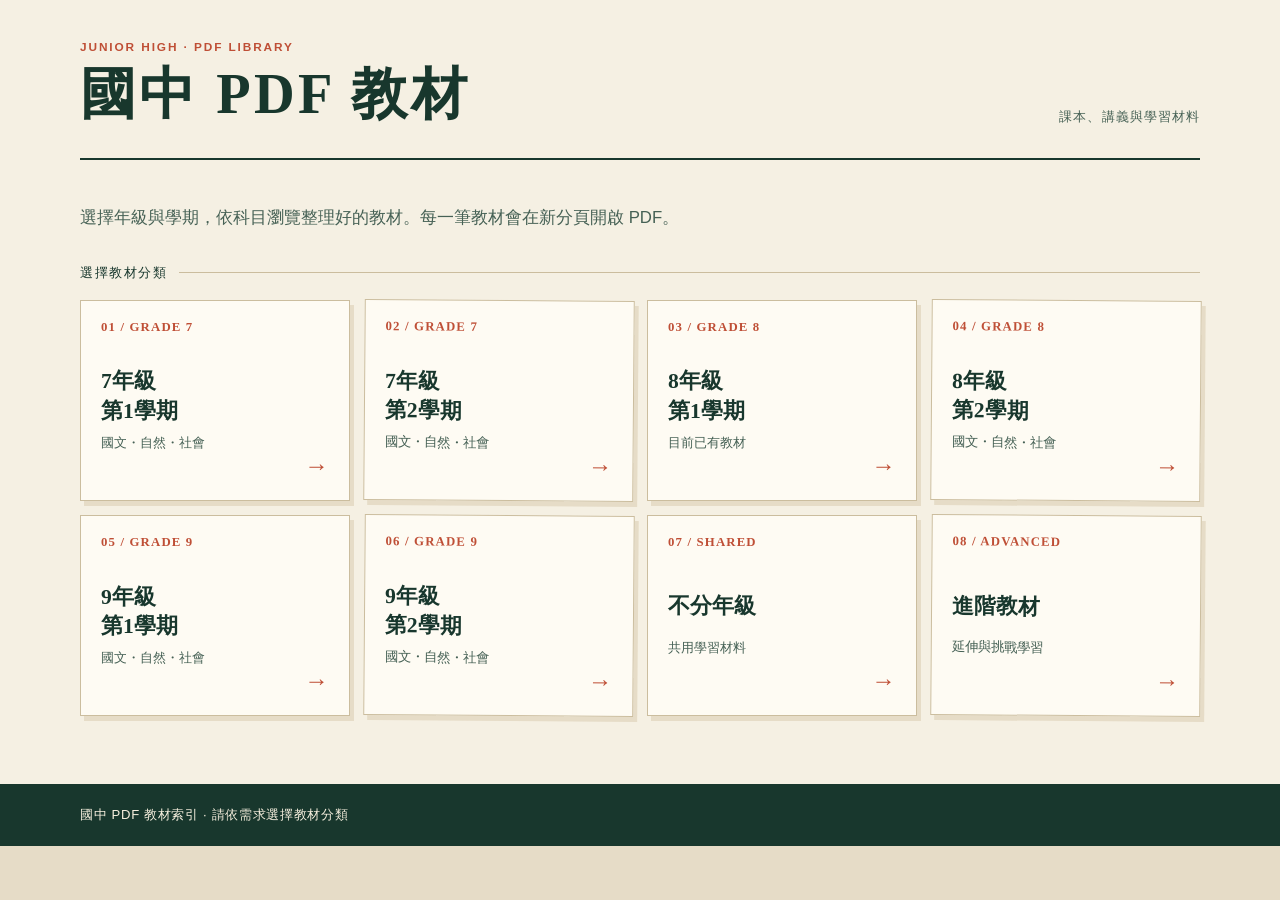
<file: index.html>
<!doctype html>
<html lang="zh-Hant">
<head>
  <meta charset="utf-8">
  <meta name="viewport" content="width=device-width, initial-scale=1">
  <title>國中PDF教材</title>
  <link rel="stylesheet" href="styles.css">
</head>
<body>
  <header class="site-header">
    <div><p class="eyebrow">JUNIOR HIGH · PDF LIBRARY</p><h1>國中 PDF 教材</h1></div>
    <span class="header-mark">課本、講義與學習材料</span>
  </header>
  <main>
    <p class="intro">選擇年級與學期，依科目瀏覽整理好的教材。每一筆教材會在新分頁開啟 PDF。</p>
    <p class="section-label">選擇教材分類</p>
    <section class="term-grid" aria-label="教材分類">
      <a class="term-card" href="grade7-sem1.html"><span class="card-number">01 / GRADE 7</span><h2>7年級<br>第1學期</h2><p class="card-note">國文・自然・社會</p><span class="arrow">→</span></a>
      <a class="term-card" href="grade7-sem2.html"><span class="card-number">02 / GRADE 7</span><h2>7年級<br>第2學期</h2><p class="card-note">國文・自然・社會</p><span class="arrow">→</span></a>
      <a class="term-card" href="grade8-sem1.html"><span class="card-number">03 / GRADE 8</span><h2>8年級<br>第1學期</h2><p class="card-note">目前已有教材</p><span class="arrow">→</span></a>
      <a class="term-card" href="grade8-sem2.html"><span class="card-number">04 / GRADE 8</span><h2>8年級<br>第2學期</h2><p class="card-note">國文・自然・社會</p><span class="arrow">→</span></a>
      <a class="term-card" href="grade9-sem1.html"><span class="card-number">05 / GRADE 9</span><h2>9年級<br>第1學期</h2><p class="card-note">國文・自然・社會</p><span class="arrow">→</span></a>
      <a class="term-card" href="grade9-sem2.html"><span class="card-number">06 / GRADE 9</span><h2>9年級<br>第2學期</h2><p class="card-note">國文・自然・社會</p><span class="arrow">→</span></a>
      <a class="term-card" href="all-grades.html"><span class="card-number">07 / SHARED</span><h2>不分年級</h2><p class="card-note">共用學習材料</p><span class="arrow">→</span></a>
      <a class="term-card" href="advanced.html"><span class="card-number">08 / ADVANCED</span><h2>進階教材</h2><p class="card-note">延伸與挑戰學習</p><span class="arrow">→</span></a>
    </section>
  </main>
  <footer class="site-footer">國中 PDF 教材索引 · 請依需求選擇教材分類</footer>
</body>
</html>
</file>
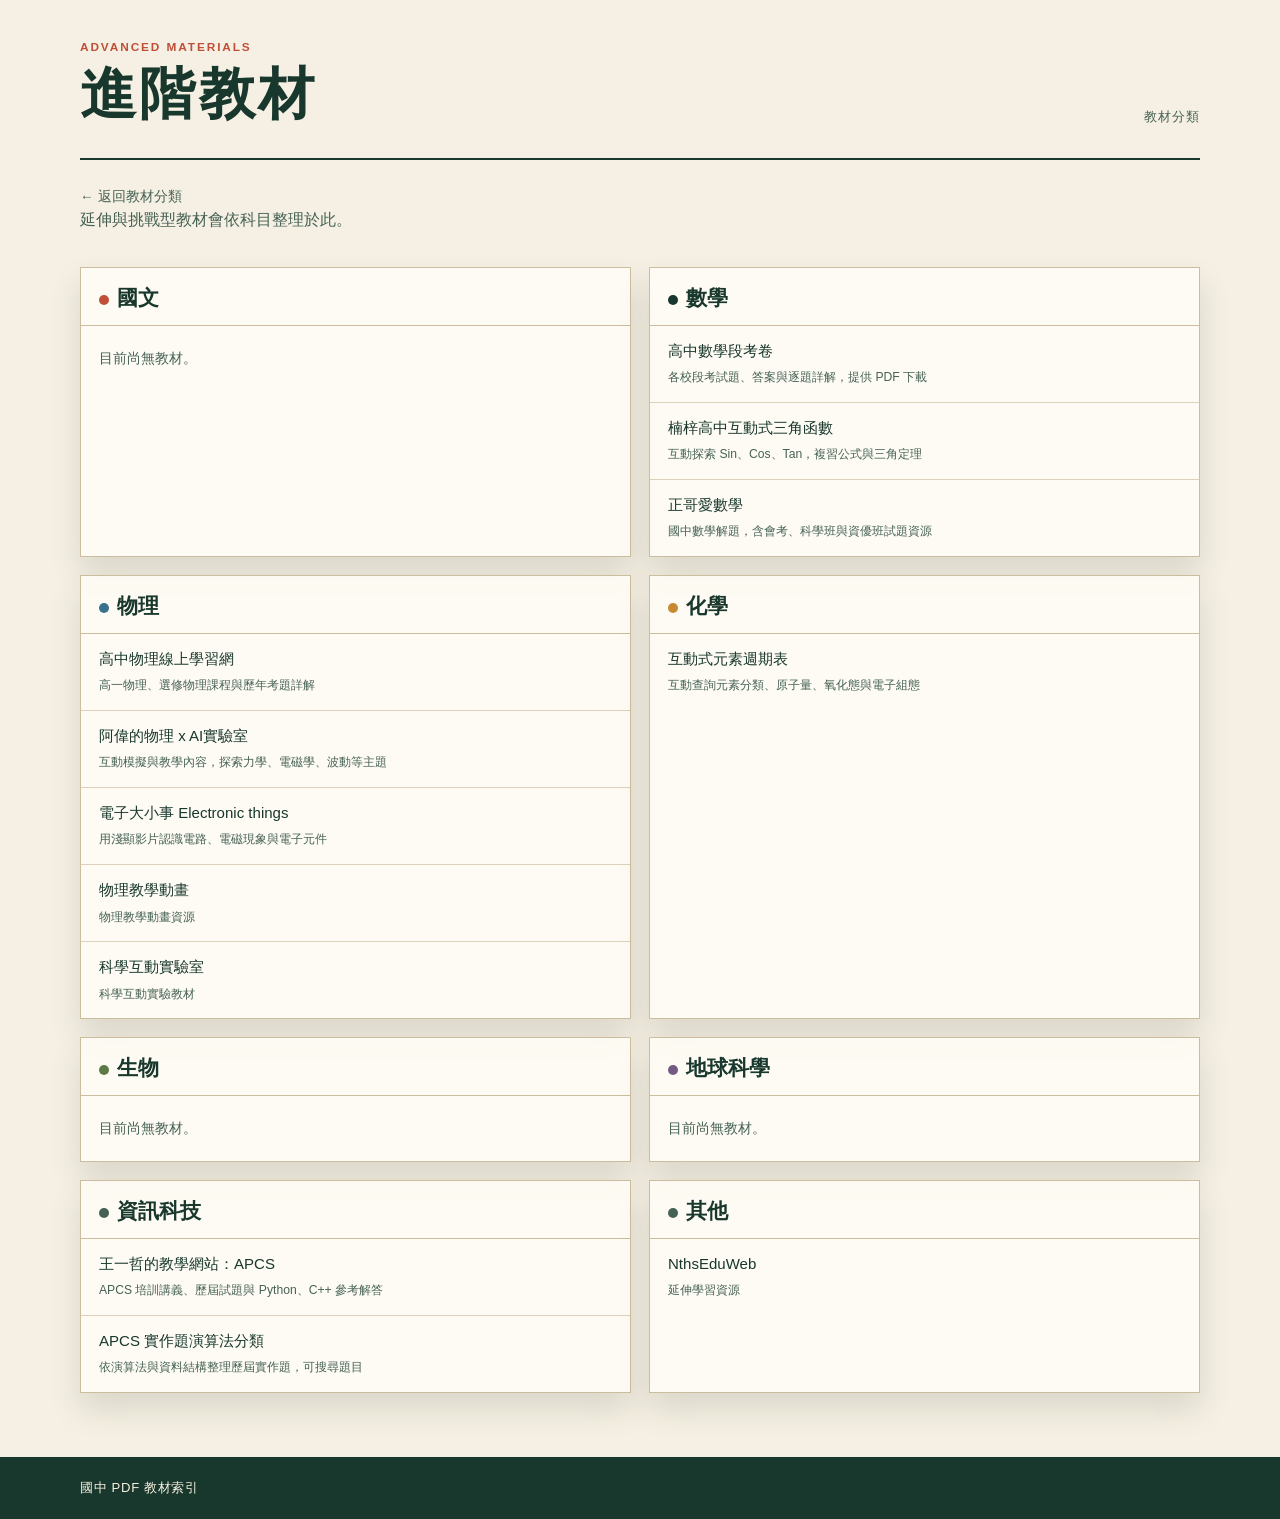
<file: advanced.html>
<!doctype html>
<html lang="zh-Hant"><head><meta charset="utf-8"><meta name="viewport" content="width=device-width, initial-scale=1"><title>進階教材｜國中PDF教材</title><link rel="stylesheet" href="styles.css"></head><body><header class="site-header"><div><p class="eyebrow">ADVANCED MATERIALS</p><h1>進階教材</h1></div><span class="header-mark">教材分類</span></header><main><a class="crumb" href="index.html">← 返回教材分類</a><p class="term-description">延伸與挑戰型教材會依科目整理於此。</p><section class="subject-grid"><article class="subject chinese"><div class="subject-head"><h2><span class="tag"></span>國文</h2></div><p class="empty">目前尚無教材。</p></article><article class="subject math"><div class="subject-head"><h2><span class="tag"></span>數學</h2></div><ul class="document-list"><li><a href="https://www.royalblue-education.com/school-exams" target="_blank" rel="noopener noreferrer"><span class="file-label">高中數學段考卷</span><span class="file-meta">各校段考試題、答案與逐題詳解，提供 PDF 下載</span></a></li><li><a href="https://imkait.github.io/Trigono/" target="_blank" rel="noopener noreferrer"><span class="file-label">楠梓高中互動式三角函數</span><span class="file-meta">互動探索 Sin、Cos、Tan，複習公式與三角定理</span></a></li><li><a href="https://sites.google.com/chjs.ntpc.edu.tw/carlovemath/%E9%A6%96%E9%A0%81?authuser=0" target="_blank" rel="noopener noreferrer"><span class="file-label">正哥愛數學</span><span class="file-meta">國中數學解題，含會考、科學班與資優班試題資源</span></a></li></ul></article><article class="subject physics"><div class="subject-head"><h2><span class="tag"></span>物理</h2></div><ul class="document-list"><li><a href="https://sites.google.com/site/phyelearning/" target="_blank" rel="noopener noreferrer"><span class="file-label">高中物理線上學習網</span><span class="file-meta">高一物理、選修物理課程與歷年考題詳解</span></a></li><li><a href="https://aweilab.com/" target="_blank" rel="noopener noreferrer"><span class="file-label">阿偉的物理 x AI實驗室</span><span class="file-meta">互動模擬與教學內容，探索力學、電磁學、波動等主題</span></a></li><li><a href="https://www.youtube.com/@ElectronicthingsET" target="_blank" rel="noopener noreferrer"><span class="file-label">電子大小事 Electronic things</span><span class="file-meta">用淺顯影片認識電路、電磁現象與電子元件</span></a></li><li><a href="https://www.haha90.url.tw/content/TeachAnime/allTeachinfAnimation/honor/honor.html" target="_blank" rel="noopener noreferrer"><span class="file-label">物理教學動畫</span><span class="file-meta">物理教學動畫資源</span></a></li><li><a href="https://claude.ai/artifact/NQHuovWcfnT7dYycfuuTie" target="_blank" rel="noopener noreferrer"><span class="file-label">科學互動實驗室</span><span class="file-meta">科學互動實驗教材</span></a></li></ul></article><article class="subject chemistry"><div class="subject-head"><h2><span class="tag"></span>化學</h2></div><ul class="document-list"><li><a href="https://imkait.github.io/Elements/" target="_blank" rel="noopener noreferrer"><span class="file-label">互動式元素週期表</span><span class="file-meta">互動查詢元素分類、原子量、氧化態與電子組態</span></a></li></ul></article><article class="subject biology"><div class="subject-head"><h2><span class="tag"></span>生物</h2></div><p class="empty">目前尚無教材。</p></article><article class="subject earth-science"><div class="subject-head"><h2><span class="tag"></span>地球科學</h2></div><p class="empty">目前尚無教材。</p></article><article class="subject information-technology"><div class="subject-head"><h2><span class="tag" style="background: var(--ink-soft)"></span>資訊科技</h2></div><ul class="document-list"><li><a href="https://sites.google.com/view/yizhe/%E8%AA%B2%E7%A8%8B/apcs" target="_blank" rel="noopener noreferrer"><span class="file-label">王一哲的教學網站：APCS</span><span class="file-meta">APCS 培訓講義、歷屆試題與 Python、C++ 參考解答</span></a></li><li><a href="apcs-classification.html"><span class="file-label">APCS 實作題演算法分類</span><span class="file-meta">依演算法與資料結構整理歷屆實作題，可搜尋題目</span></a></li></ul></article><article class="subject other"><div class="subject-head"><h2><span class="tag" style="background: var(--ink-soft)"></span>其他</h2></div><ul class="document-list"><li><a href="https://imkait.github.io/NthsEduWeb/" target="_blank" rel="noopener noreferrer"><span class="file-label">NthsEduWeb</span><span class="file-meta">延伸學習資源</span></a></li></ul></article></section></main><footer class="site-footer">國中 PDF 教材索引</footer></body></html>
</file>
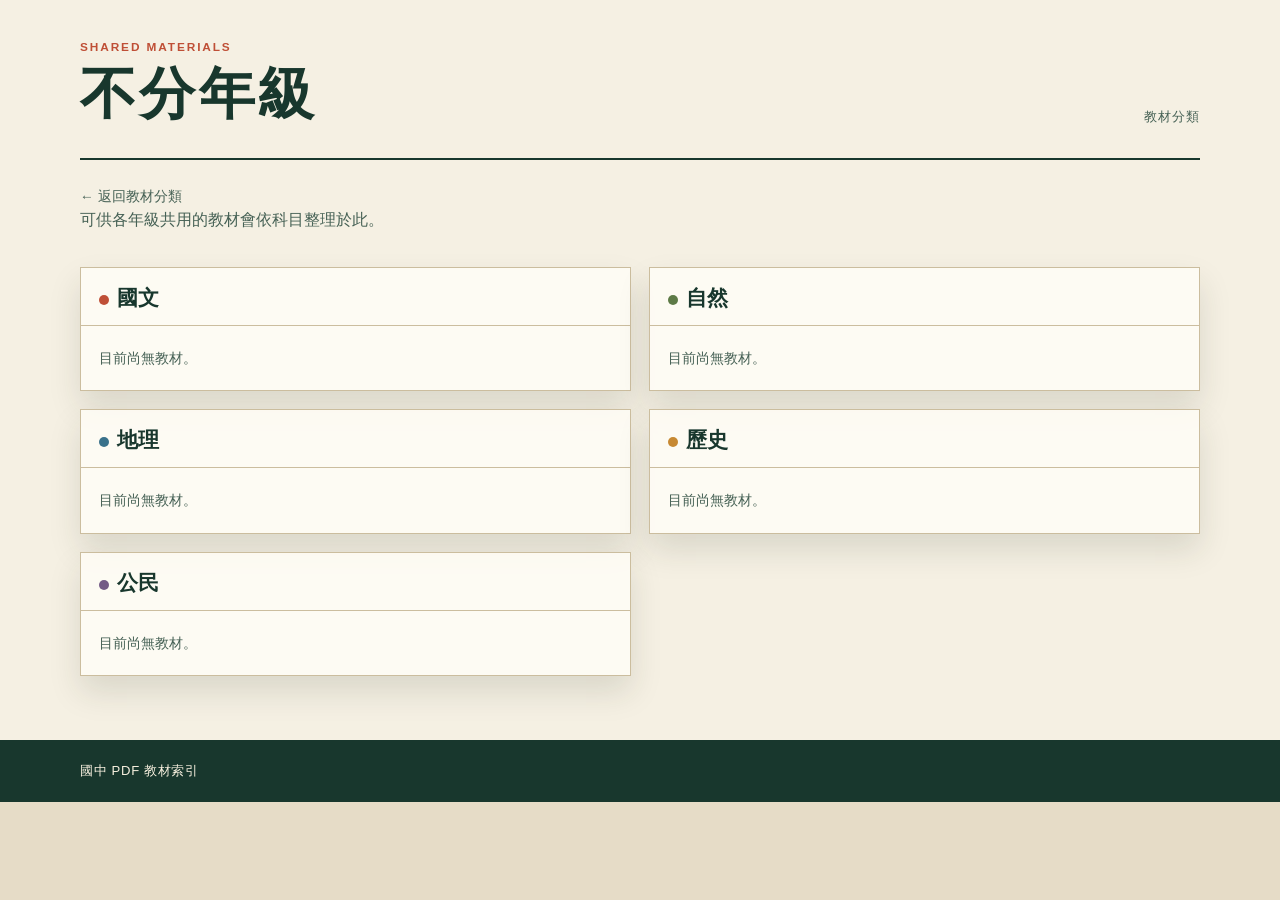
<file: all-grades.html>
<!doctype html>
<html lang="zh-Hant"><head><meta charset="utf-8"><meta name="viewport" content="width=device-width, initial-scale=1"><title>不分年級｜國中PDF教材</title><link rel="stylesheet" href="styles.css"></head><body><header class="site-header"><div><p class="eyebrow">SHARED MATERIALS</p><h1>不分年級</h1></div><span class="header-mark">教材分類</span></header><main><a class="crumb" href="index.html">← 返回教材分類</a><p class="term-description">可供各年級共用的教材會依科目整理於此。</p><section class="subject-grid"><article class="subject chinese"><div class="subject-head"><h2><span class="tag"></span>國文</h2></div><p class="empty">目前尚無教材。</p></article><article class="subject science"><div class="subject-head"><h2><span class="tag"></span>自然</h2></div><p class="empty">目前尚無教材。</p></article><article class="subject geography"><div class="subject-head"><h2><span class="tag"></span>地理</h2></div><p class="empty">目前尚無教材。</p></article><article class="subject history"><div class="subject-head"><h2><span class="tag"></span>歷史</h2></div><p class="empty">目前尚無教材。</p></article><article class="subject civics"><div class="subject-head"><h2><span class="tag"></span>公民</h2></div><p class="empty">目前尚無教材。</p></article></section></main><footer class="site-footer">國中 PDF 教材索引</footer></body></html>
</file>
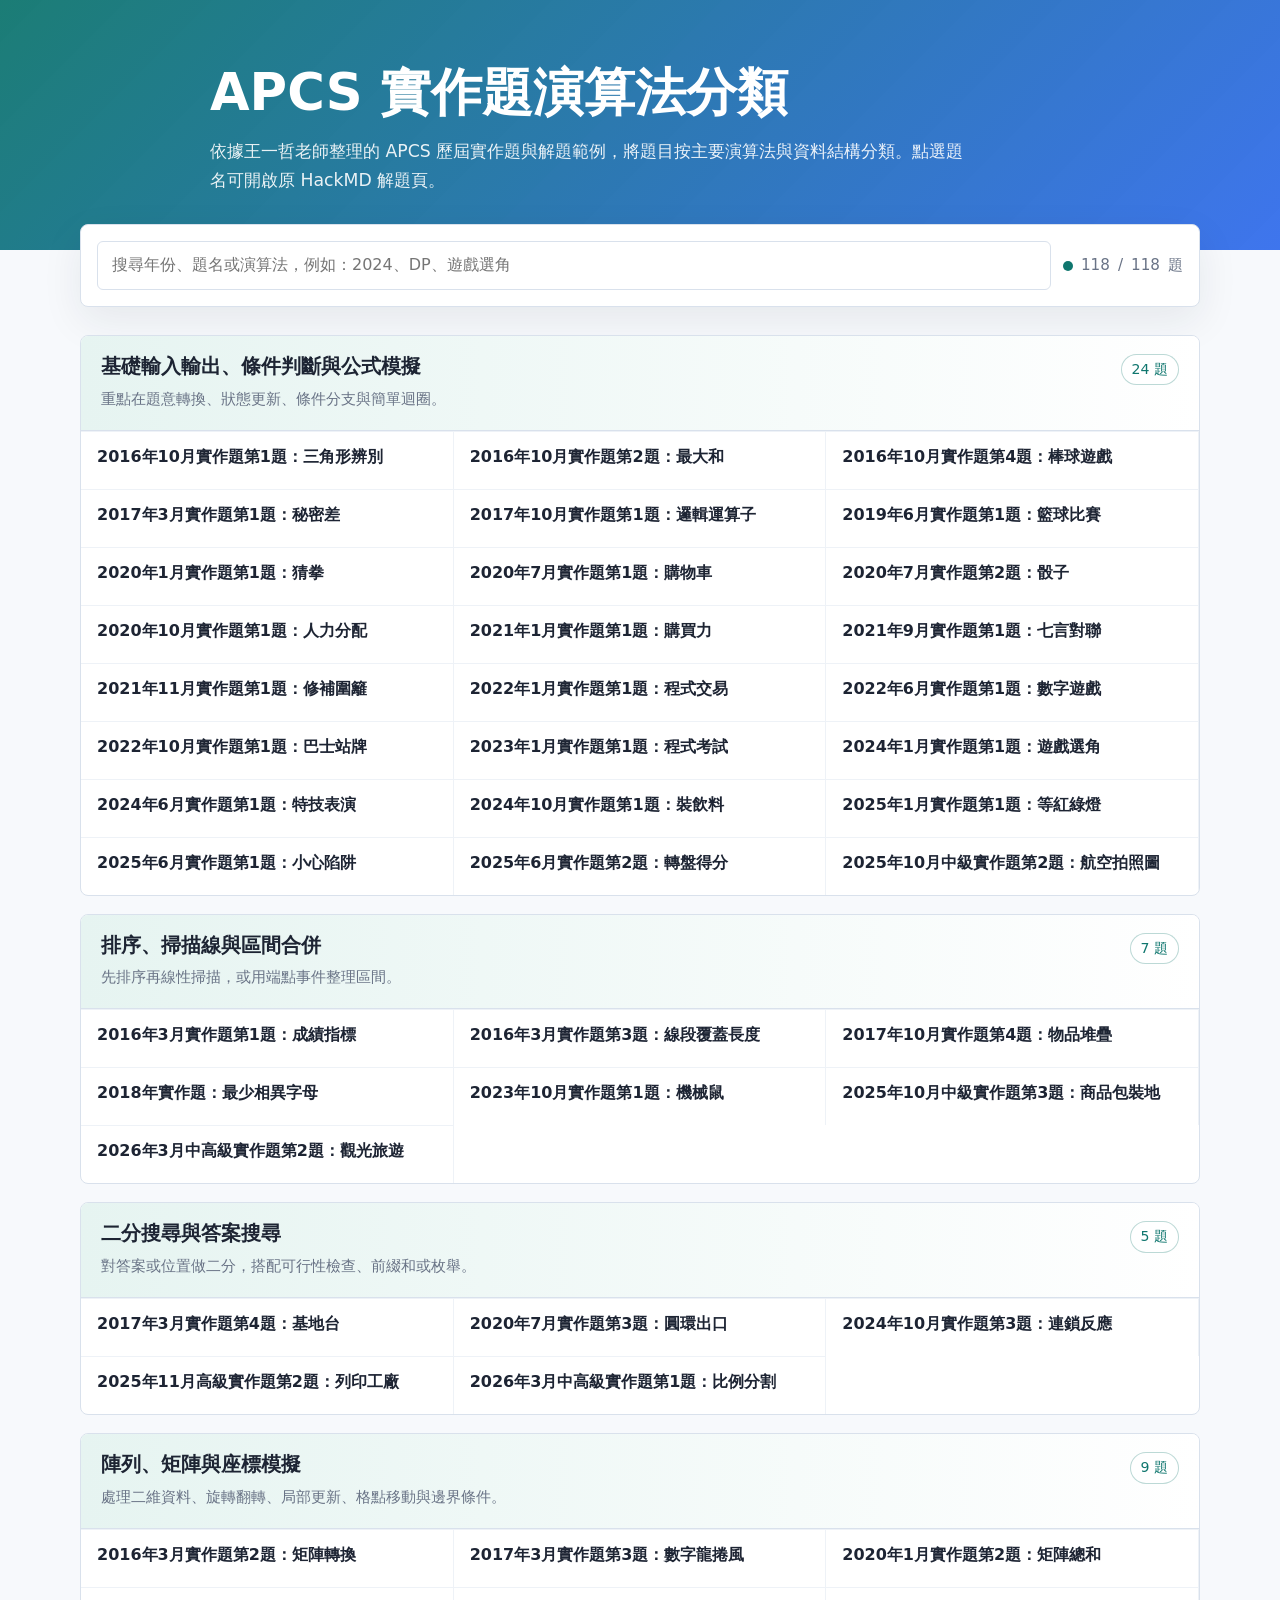
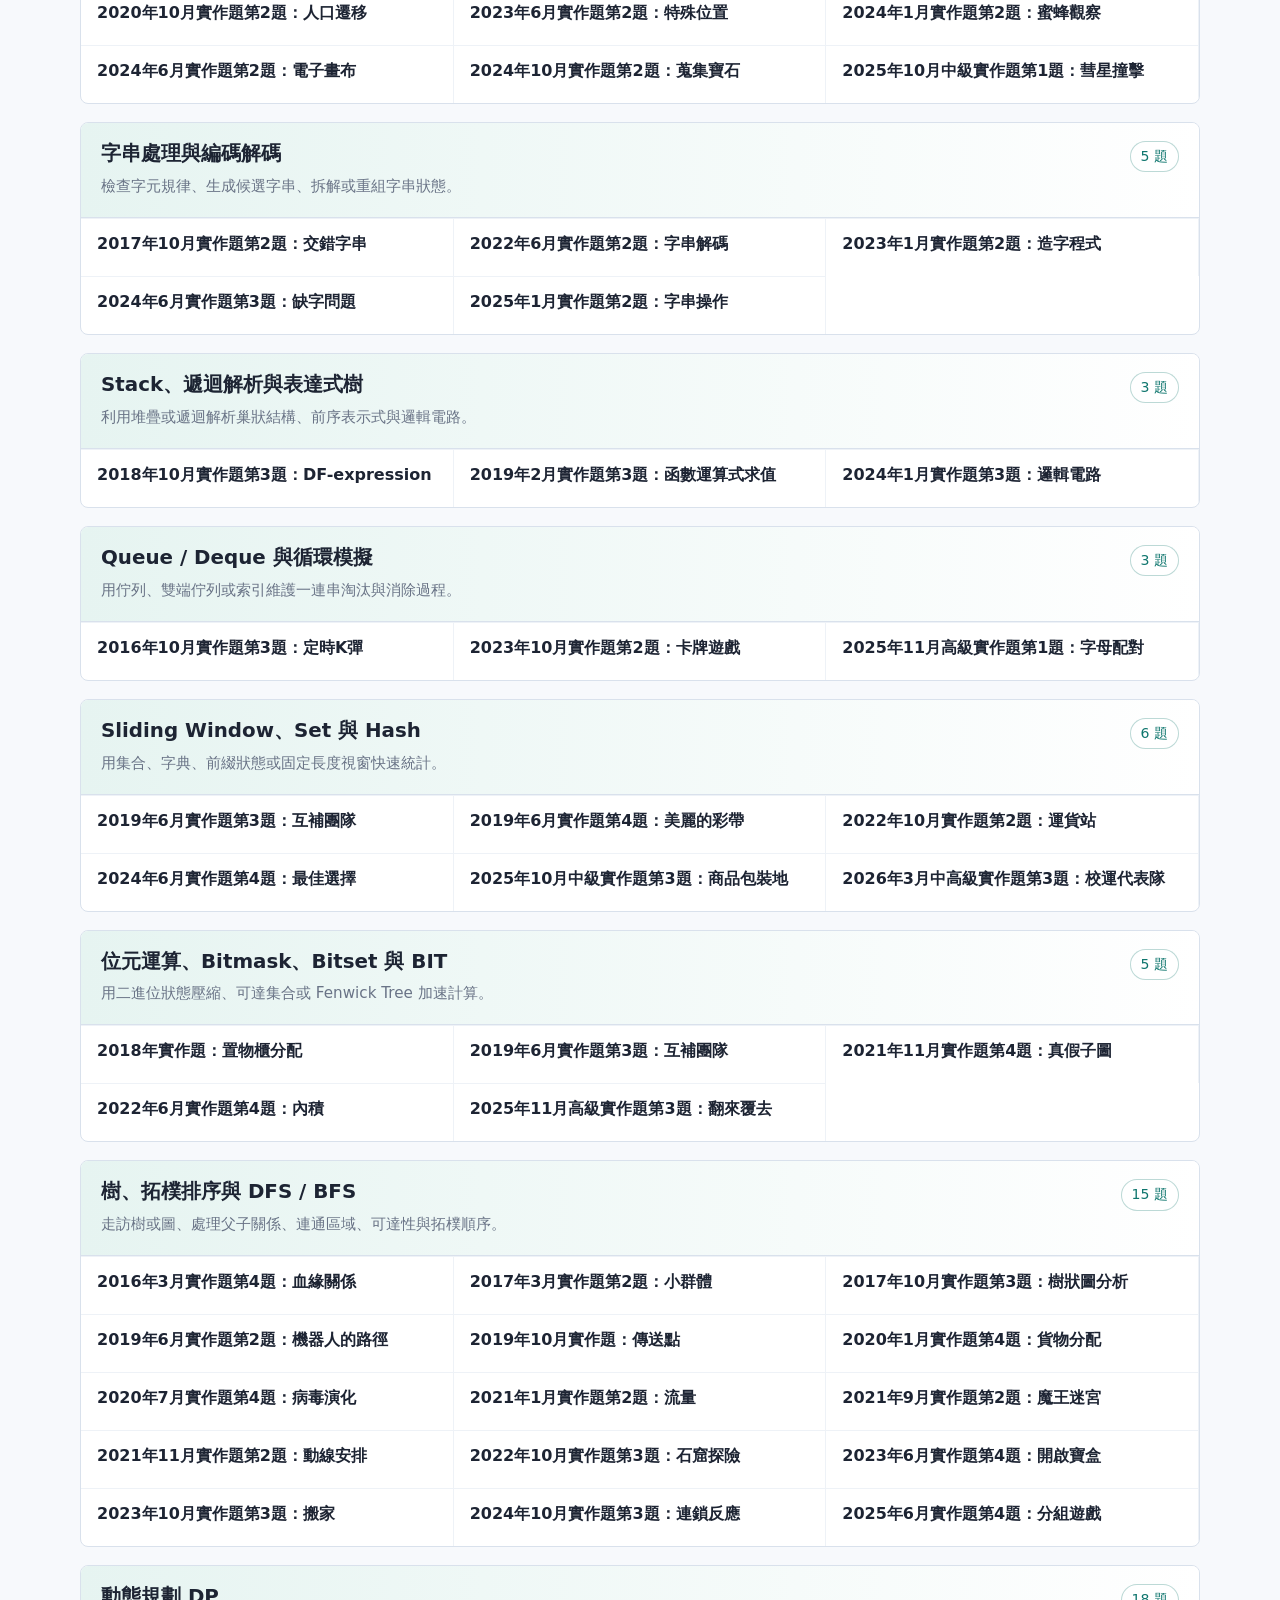
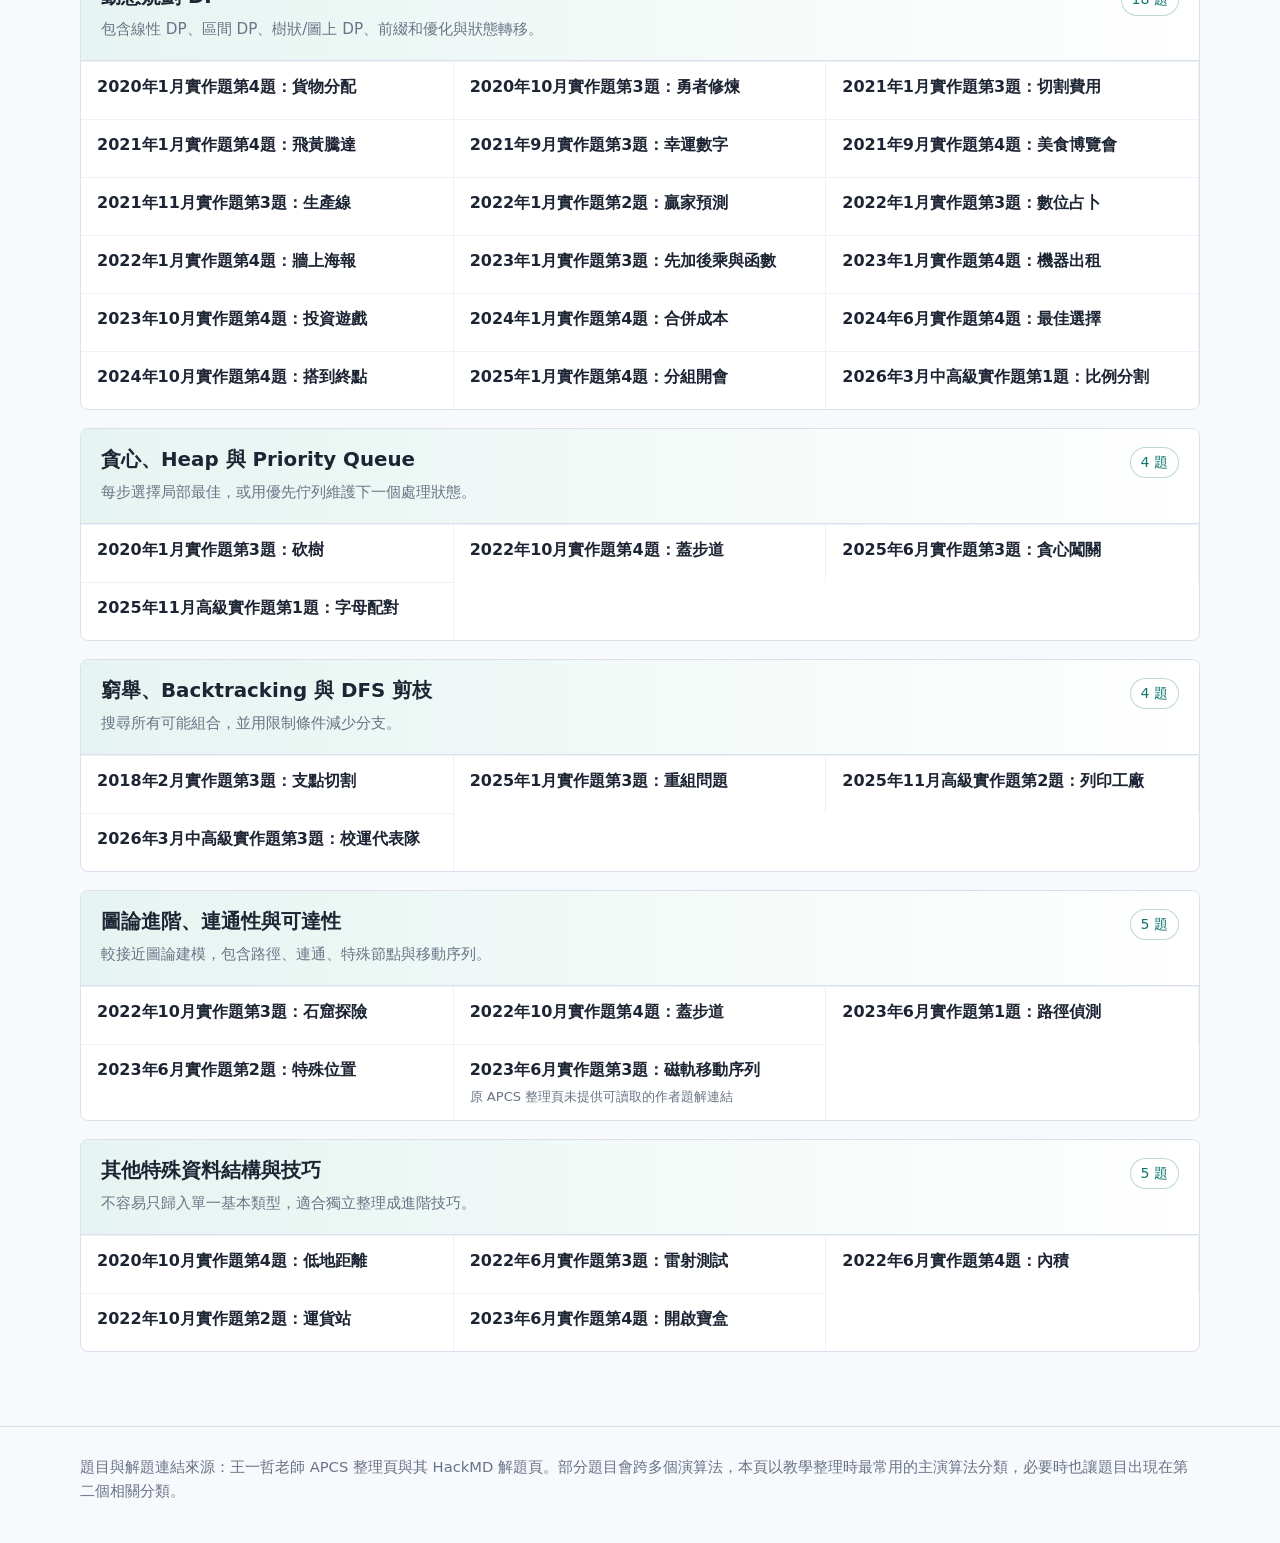
<file: apcs-classification.html>
<!doctype html>
<html lang="zh-Hant">
<head>
  <meta charset="utf-8">
  <meta name="viewport" content="width=device-width, initial-scale=1">
  <title>APCS 實作題演算法分類</title>
  <style>
    :root {
      color-scheme: light;
      --ink: #1d2433;
      --muted: #697386;
      --line: #d9e1ec;
      --paper: #f7f9fc;
      --panel: #ffffff;
      --accent: #0f766e;
      --accent-2: #b45309;
      --accent-3: #2563eb;
      --soft: #e6f4f1;
      --soft-2: #fff4df;
      --shadow: 0 14px 40px rgba(29, 36, 51, 0.08);
    }

    * { box-sizing: border-box; }

    body {
      margin: 0;
      font-family: "Noto Sans TC", "Microsoft JhengHei", system-ui, -apple-system, BlinkMacSystemFont, sans-serif;
      background: var(--paper);
      color: var(--ink);
      line-height: 1.65;
    }

    header {
      background:
        linear-gradient(135deg, rgba(15, 118, 110, 0.95), rgba(37, 99, 235, 0.88)),
        url("https://images.unsplash.com/photo-1515879218367-8466d910aaa4?auto=format&fit=crop&w=1800&q=80") center / cover;
      color: white;
      padding: 64px 24px 56px;
    }

    .wrap {
      width: min(1120px, calc(100% - 40px));
      margin: 0 auto;
    }

    .hero {
      max-width: 860px;
    }

    h1 {
      margin: 0 0 16px;
      font-size: clamp(2rem, 4vw, 4rem);
      line-height: 1.12;
      letter-spacing: 0;
    }

    .lead {
      margin: 0;
      max-width: 760px;
      font-size: 1.08rem;
      color: rgba(255, 255, 255, 0.9);
    }

    main {
      padding: 28px 0 56px;
    }

    .toolbar {
      display: grid;
      grid-template-columns: minmax(220px, 1fr) auto;
      gap: 12px;
      align-items: center;
      margin: -54px auto 28px;
      padding: 16px;
      background: var(--panel);
      border: 1px solid var(--line);
      box-shadow: var(--shadow);
      border-radius: 8px;
    }

    input[type="search"] {
      width: 100%;
      min-height: 44px;
      border: 1px solid var(--line);
      border-radius: 6px;
      padding: 10px 14px;
      font: inherit;
      color: var(--ink);
      background: white;
    }

    .stats {
      display: flex;
      gap: 8px;
      align-items: center;
      color: var(--muted);
      white-space: nowrap;
      font-size: 0.95rem;
    }

    .dot {
      width: 10px;
      height: 10px;
      border-radius: 50%;
      background: var(--accent);
      display: inline-block;
    }

    .category {
      background: var(--panel);
      border: 1px solid var(--line);
      border-radius: 8px;
      margin: 18px 0;
      overflow: hidden;
    }

    .category-header {
      display: flex;
      justify-content: space-between;
      gap: 16px;
      padding: 18px 20px;
      border-bottom: 1px solid var(--line);
      background: linear-gradient(90deg, var(--soft), #ffffff);
    }

    h2 {
      margin: 0;
      font-size: 1.24rem;
      line-height: 1.35;
      letter-spacing: 0;
    }

    .tag {
      align-self: flex-start;
      border: 1px solid rgba(15, 118, 110, 0.28);
      background: #ffffff;
      color: var(--accent);
      padding: 3px 10px;
      border-radius: 999px;
      font-size: 0.88rem;
      white-space: nowrap;
    }

    .note {
      margin: 6px 0 0;
      color: var(--muted);
      font-size: 0.95rem;
    }

    .problems {
      display: grid;
      grid-template-columns: repeat(auto-fit, minmax(280px, 1fr));
      gap: 0;
      margin: 0;
      padding: 0;
      list-style: none;
    }

    .problem {
      min-height: 58px;
      border-top: 1px solid #eef2f7;
      border-right: 1px solid #eef2f7;
      padding: 12px 16px;
    }

    .problem a,
    .problem span {
      display: inline;
      color: var(--ink);
      text-decoration: none;
      font-weight: 600;
    }

    .problem a:hover {
      color: var(--accent-3);
      text-decoration: underline;
      text-underline-offset: 3px;
    }

    .problem small {
      display: block;
      margin-top: 3px;
      color: var(--muted);
      font-size: 0.82rem;
    }

    .empty {
      display: none;
      padding: 20px;
      background: var(--soft-2);
      border: 1px solid #f2d4a7;
      color: var(--accent-2);
      border-radius: 8px;
    }

    footer {
      padding: 28px 0 40px;
      color: var(--muted);
      font-size: 0.92rem;
      border-top: 1px solid var(--line);
    }

    @media (max-width: 720px) {
      header { padding-top: 44px; }
      .wrap { width: min(100% - 28px, 1120px); }
      .toolbar { grid-template-columns: 1fr; margin-top: -38px; }
      .category-header { display: block; }
      .tag { display: inline-block; margin-top: 10px; }
    }
  </style>
</head>
<body>
  <header>
    <div class="wrap hero">
      <h1>APCS 實作題演算法分類</h1>
      <p class="lead">依據王一哲老師整理的 APCS 歷屆實作題與解題範例，將題目按主要演算法與資料結構分類。點選題名可開啟原 HackMD 解題頁。</p>
    </div>
  </header>

  <main class="wrap">
    <section class="toolbar" aria-label="搜尋與統計">
      <input id="search" type="search" placeholder="搜尋年份、題名或演算法，例如：2024、DP、遊戲選角">
      <div class="stats"><span class="dot"></span><span id="visible-count">0</span> / <span id="total-count">0</span> 題</div>
    </section>

    <div id="empty" class="empty">找不到符合條件的題目。</div>

    <section class="category" data-category="基礎輸入輸出 條件判斷 公式 模擬">
      <div class="category-header">
        <div>
          <h2>基礎輸入輸出、條件判斷與公式模擬</h2>
          <p class="note">重點在題意轉換、狀態更新、條件分支與簡單迴圈。</p>
        </div>
        <span class="tag">24 題</span>
      </div>
      <ul class="problems">
        <li class="problem"><a href="https://hackmd.io/@yizhewang/ByGofIX6o" target="_blank" rel="noopener">2016年10月實作題第1題：三角形辨別</a></li>
        <li class="problem"><a href="https://hackmd.io/@yizhewang/rk_IqImTi" target="_blank" rel="noopener">2016年10月實作題第2題：最大和</a></li>
        <li class="problem"><a href="https://hackmd.io/@yizhewang/SJQ1sDDTi" target="_blank" rel="noopener">2016年10月實作題第4題：棒球遊戲</a></li>
        <li class="problem"><a href="https://hackmd.io/@yizhewang/B1926tOao" target="_blank" rel="noopener">2017年3月實作題第1題：秘密差</a></li>
        <li class="problem"><a href="https://hackmd.io/@yizhewang/Bk73vTaTj" target="_blank" rel="noopener">2017年10月實作題第1題：邏輯運算子</a></li>
        <li class="problem"><a href="https://hackmd.io/@yizhewang/B1H1mUFA3" target="_blank" rel="noopener">2019年6月實作題第1題：籃球比賽</a></li>
        <li class="problem"><a href="https://hackmd.io/@yizhewang/BJr6L8Skp" target="_blank" rel="noopener">2020年1月實作題第1題：猜拳</a></li>
        <li class="problem"><a href="https://hackmd.io/@yizhewang/HyPh0FCAh" target="_blank" rel="noopener">2020年7月實作題第1題：購物車</a></li>
        <li class="problem"><a href="https://hackmd.io/@yizhewang/ryTNw5003" target="_blank" rel="noopener">2020年7月實作題第2題：骰子</a></li>
        <li class="problem"><a href="https://hackmd.io/@yizhewang/ryV42h5A3" target="_blank" rel="noopener">2020年10月實作題第1題：人力分配</a></li>
        <li class="problem"><a href="https://hackmd.io/@yizhewang/SJAp0VlJa" target="_blank" rel="noopener">2021年1月實作題第1題：購買力</a></li>
        <li class="problem"><a href="https://hackmd.io/@yizhewang/B1mjswWyT" target="_blank" rel="noopener">2021年9月實作題第1題：七言對聯</a></li>
        <li class="problem"><a href="https://hackmd.io/@yizhewang/H1TdTVmkp" target="_blank" rel="noopener">2021年11月實作題第1題：修補圍籬</a></li>
        <li class="problem"><a href="https://hackmd.io/@yizhewang/SJ440u5Jp" target="_blank" rel="noopener">2022年1月實作題第1題：程式交易</a></li>
        <li class="problem"><a href="https://hackmd.io/@yizhewang/r1ldJ0jya" target="_blank" rel="noopener">2022年6月實作題第1題：數字遊戲</a></li>
        <li class="problem"><a href="https://hackmd.io/@yizhewang/HkUJQ5C1T" target="_blank" rel="noopener">2022年10月實作題第1題：巴士站牌</a></li>
        <li class="problem"><a href="https://hackmd.io/@yizhewang/r1giqxxea" target="_blank" rel="noopener">2023年1月實作題第1題：程式考試</a></li>
        <li class="problem"><a href="https://hackmd.io/@yizhewang/HJ09cK45p" target="_blank" rel="noopener">2024年1月實作題第1題：遊戲選角</a></li>
        <li class="problem"><a href="https://hackmd.io/@yizhewang/rkMviEbDA" target="_blank" rel="noopener">2024年6月實作題第1題：特技表演</a></li>
        <li class="problem"><a href="https://hackmd.io/@yizhewang/Hy-HRcOgJe" target="_blank" rel="noopener">2024年10月實作題第1題：裝飲料</a></li>
        <li class="problem"><a href="https://hackmd.io/@yizhewang/Hyh09FQDJe" target="_blank" rel="noopener">2025年1月實作題第1題：等紅綠燈</a></li>
        <li class="problem"><a href="https://hackmd.io/@yizhewang/Sk06E75Vel" target="_blank" rel="noopener">2025年6月實作題第1題：小心陷阱</a></li>
        <li class="problem"><a href="https://hackmd.io/@yizhewang/BJ4OBX5Eel" target="_blank" rel="noopener">2025年6月實作題第2題：轉盤得分</a></li>
        <li class="problem"><a href="https://hackmd.io/@yizhewang/SJDWbgHkWl" target="_blank" rel="noopener">2025年10月中級實作題第2題：航空拍照圖</a></li>
      </ul>
    </section>

    <section class="category" data-category="排序 掃描線 區間合併">
      <div class="category-header">
        <div>
          <h2>排序、掃描線與區間合併</h2>
          <p class="note">先排序再線性掃描，或用端點事件整理區間。</p>
        </div>
        <span class="tag">7 題</span>
      </div>
      <ul class="problems">
        <li class="problem"><a href="https://hackmd.io/@yizhewang/rk2jpQkas" target="_blank" rel="noopener">2016年3月實作題第1題：成績指標</a></li>
        <li class="problem"><a href="https://hackmd.io/@yizhewang/ByGsGYepo" target="_blank" rel="noopener">2016年3月實作題第3題：線段覆蓋長度</a></li>
        <li class="problem"><a href="https://hackmd.io/@yizhewang/r1LDMAH0s" target="_blank" rel="noopener">2017年10月實作題第4題：物品堆疊</a></li>
        <li class="problem"><a href="https://hackmd.io/@yizhewang/ByFRLHF0n" target="_blank" rel="noopener">2018年實作題：最少相異字母</a></li>
        <li class="problem"><a href="https://hackmd.io/@yizhewang/BJ9G5-B96" target="_blank" rel="noopener">2023年10月實作題第1題：機械鼠</a></li>
        <li class="problem"><a href="https://hackmd.io/@yizhewang/Hy9NWxHyZx" target="_blank" rel="noopener">2025年10月中級實作題第3題：商品包裝地</a></li>
        <li class="problem"><a href="https://hackmd.io/@yizhewang/BylKp0J1c-e" target="_blank" rel="noopener">2026年3月中高級實作題第2題：觀光旅遊</a></li>
      </ul>
    </section>

    <section class="category" data-category="二分搜尋 答案搜尋">
      <div class="category-header">
        <div>
          <h2>二分搜尋與答案搜尋</h2>
          <p class="note">對答案或位置做二分，搭配可行性檢查、前綴和或枚舉。</p>
        </div>
        <span class="tag">5 題</span>
      </div>
      <ul class="problems">
        <li class="problem"><a href="https://hackmd.io/@yizhewang/S1vYso5Xke" target="_blank" rel="noopener">2017年3月實作題第4題：基地台</a></li>
        <li class="problem"><a href="https://hackmd.io/@yizhewang/Hyk24_qP0" target="_blank" rel="noopener">2020年7月實作題第3題：圓環出口</a></li>
        <li class="problem"><a href="https://hackmd.io/@yizhewang/HkZh8Y3xkx" target="_blank" rel="noopener">2024年10月實作題第3題：連鎖反應</a></li>
        <li class="problem"><a href="https://hackmd.io/@yizhewang/SyjN5Htx-g" target="_blank" rel="noopener">2025年11月高級實作題第2題：列印工廠</a></li>
        <li class="problem"><a href="https://hackmd.io/@yizhewang/H1GSRN6Kbe" target="_blank" rel="noopener">2026年3月中高級實作題第1題：比例分割</a></li>
      </ul>
    </section>

    <section class="category" data-category="陣列 矩陣 座標 模擬">
      <div class="category-header">
        <div>
          <h2>陣列、矩陣與座標模擬</h2>
          <p class="note">處理二維資料、旋轉翻轉、局部更新、格點移動與邊界條件。</p>
        </div>
        <span class="tag">9 題</span>
      </div>
      <ul class="problems">
        <li class="problem"><a href="https://hackmd.io/@yizhewang/rkY1arJpo" target="_blank" rel="noopener">2016年3月實作題第2題：矩陣轉換</a></li>
        <li class="problem"><a href="https://hackmd.io/@yizhewang/SydXs83ai" target="_blank" rel="noopener">2017年3月實作題第3題：數字龍捲風</a></li>
        <li class="problem"><a href="https://hackmd.io/@yizhewang/Byp2URY1p" target="_blank" rel="noopener">2020年1月實作題第2題：矩陣總和</a></li>
        <li class="problem"><a href="https://hackmd.io/@yizhewang/HJn0aN6R3" target="_blank" rel="noopener">2020年10月實作題第2題：人口遷移</a></li>
        <li class="problem"><a href="https://hackmd.io/@yizhewang/Byd0Idzep" target="_blank" rel="noopener">2023年6月實作題第2題：特殊位置</a></li>
        <li class="problem"><a href="https://hackmd.io/@yizhewang/SkYgeaE5a" target="_blank" rel="noopener">2024年1月實作題第2題：蜜蜂觀察</a></li>
        <li class="problem"><a href="https://hackmd.io/@yizhewang/HJPsXBZDA" target="_blank" rel="noopener">2024年6月實作題第2題：電子畫布</a></li>
        <li class="problem"><a href="https://hackmd.io/@yizhewang/SkYNfd3ekl" target="_blank" rel="noopener">2024年10月實作題第2題：蒐集寶石</a></li>
        <li class="problem"><a href="https://hackmd.io/@yizhewang/SkQShJSy-e" target="_blank" rel="noopener">2025年10月中級實作題第1題：彗星撞擊</a></li>
      </ul>
    </section>

    <section class="category" data-category="字串 編碼 解碼">
      <div class="category-header">
        <div>
          <h2>字串處理與編碼解碼</h2>
          <p class="note">檢查字元規律、生成候選字串、拆解或重組字串狀態。</p>
        </div>
        <span class="tag">5 題</span>
      </div>
      <ul class="problems">
        <li class="problem"><a href="https://hackmd.io/@yizhewang/SJ7YCobAs" target="_blank" rel="noopener">2017年10月實作題第2題：交錯字串</a></li>
        <li class="problem"><a href="https://hackmd.io/@yizhewang/S1xKgln1a" target="_blank" rel="noopener">2022年6月實作題第2題：字串解碼</a></li>
        <li class="problem"><a href="https://hackmd.io/@yizhewang/B1aiSwZga" target="_blank" rel="noopener">2023年1月實作題第2題：造字程式</a></li>
        <li class="problem"><a href="https://hackmd.io/@yizhewang/SyjiNy7PR" target="_blank" rel="noopener">2024年6月實作題第3題：缺字問題</a></li>
        <li class="problem"><a href="https://hackmd.io/@yizhewang/HkXs1qXw1g" target="_blank" rel="noopener">2025年1月實作題第2題：字串操作</a></li>
      </ul>
    </section>

    <section class="category" data-category="Stack 遞迴解析 表達式樹">
      <div class="category-header">
        <div>
          <h2>Stack、遞迴解析與表達式樹</h2>
          <p class="note">利用堆疊或遞迴解析巢狀結構、前序表示式與邏輯電路。</p>
        </div>
        <span class="tag">3 題</span>
      </div>
      <ul class="problems">
        <li class="problem"><a href="https://hackmd.io/@yizhewang/ryyqlY-o0" target="_blank" rel="noopener">2018年10月實作題第3題：DF-expression</a></li>
        <li class="problem"><a href="https://hackmd.io/@yizhewang/ry53WGNMp" target="_blank" rel="noopener">2019年2月實作題第3題：函數運算式求值</a></li>
        <li class="problem"><a href="https://hackmd.io/@yizhewang/HkuNyfmha" target="_blank" rel="noopener">2024年1月實作題第3題：邏輯電路</a></li>
      </ul>
    </section>

    <section class="category" data-category="Queue Deque Josephus 佇列">
      <div class="category-header">
        <div>
          <h2>Queue / Deque 與循環模擬</h2>
          <p class="note">用佇列、雙端佇列或索引維護一連串淘汰與消除過程。</p>
        </div>
        <span class="tag">3 題</span>
      </div>
      <ul class="problems">
        <li class="problem"><a href="https://hackmd.io/@yizhewang/HJlK7VrTj" target="_blank" rel="noopener">2016年10月實作題第3題：定時K彈</a></li>
        <li class="problem"><a href="https://hackmd.io/@yizhewang/SyR3e6rcp" target="_blank" rel="noopener">2023年10月實作題第2題：卡牌遊戲</a></li>
        <li class="problem"><a href="https://hackmd.io/@yizhewang/Hkea_h_xbl" target="_blank" rel="noopener">2025年11月高級實作題第1題：字母配對</a></li>
      </ul>
    </section>

    <section class="category" data-category="Sliding Window Set Hash 雜湊 前綴">
      <div class="category-header">
        <div>
          <h2>Sliding Window、Set 與 Hash</h2>
          <p class="note">用集合、字典、前綴狀態或固定長度視窗快速統計。</p>
        </div>
        <span class="tag">6 題</span>
      </div>
      <ul class="problems">
        <li class="problem"><a href="https://hackmd.io/@yizhewang/SkhZxPTjA" target="_blank" rel="noopener">2019年6月實作題第3題：互補團隊</a></li>
        <li class="problem"><a href="https://hackmd.io/@yizhewang/SJaiESqv0" target="_blank" rel="noopener">2019年6月實作題第4題：美麗的彩帶</a></li>
        <li class="problem"><a href="https://hackmd.io/@yizhewang/SJeigpwga" target="_blank" rel="noopener">2022年10月實作題第2題：運貨站</a></li>
        <li class="problem"><a href="https://hackmd.io/@yizhewang/HkPiufesR" target="_blank" rel="noopener">2024年6月實作題第4題：最佳選擇</a></li>
        <li class="problem"><a href="https://hackmd.io/@yizhewang/Hy9NWxHyZx" target="_blank" rel="noopener">2025年10月中級實作題第3題：商品包裝地</a></li>
        <li class="problem"><a href="https://hackmd.io/@yizhewang/BJ2RCxJ5Wg" target="_blank" rel="noopener">2026年3月中高級實作題第3題：校運代表隊</a></li>
      </ul>
    </section>

    <section class="category" data-category="位元 Bitmask Bitset Fenwick BIT">
      <div class="category-header">
        <div>
          <h2>位元運算、Bitmask、Bitset 與 BIT</h2>
          <p class="note">用二進位狀態壓縮、可達集合或 Fenwick Tree 加速計算。</p>
        </div>
        <span class="tag">5 題</span>
      </div>
      <ul class="problems">
        <li class="problem"><a href="https://hackmd.io/@yizhewang/B1u6diFRn" target="_blank" rel="noopener">2018年實作題：置物櫃分配</a></li>
        <li class="problem"><a href="https://hackmd.io/@yizhewang/SkhZxPTjA" target="_blank" rel="noopener">2019年6月實作題第3題：互補團隊</a></li>
        <li class="problem"><a href="https://hackmd.io/@yizhewang/HytOgCFsC" target="_blank" rel="noopener">2021年11月實作題第4題：真假子圖</a></li>
        <li class="problem"><a href="https://hackmd.io/@yizhewang/SJHABxcYR" target="_blank" rel="noopener">2022年6月實作題第4題：內積</a></li>
        <li class="problem"><a href="https://hackmd.io/@yizhewang/S1zF9Htlbx" target="_blank" rel="noopener">2025年11月高級實作題第3題：翻來覆去</a></li>
      </ul>
    </section>

    <section class="category" data-category="樹 拓樸 DFS BFS">
      <div class="category-header">
        <div>
          <h2>樹、拓樸排序與 DFS / BFS</h2>
          <p class="note">走訪樹或圖、處理父子關係、連通區域、可達性與拓樸順序。</p>
        </div>
        <span class="tag">15 題</span>
      </div>
      <ul class="problems">
        <li class="problem"><a href="https://hackmd.io/@yizhewang/HJvzv5OsA" target="_blank" rel="noopener">2016年3月實作題第4題：血緣關係</a></li>
        <li class="problem"><a href="https://hackmd.io/@yizhewang/ryqm-9u6i" target="_blank" rel="noopener">2017年3月實作題第2題：小群體</a></li>
        <li class="problem"><a href="https://hackmd.io/@yizhewang/rk3_PXuvh" target="_blank" rel="noopener">2017年10月實作題第3題：樹狀圖分析</a></li>
        <li class="problem"><a href="https://hackmd.io/@yizhewang/rJ_9t8KC3" target="_blank" rel="noopener">2019年6月實作題第2題：機器人的路徑</a></li>
        <li class="problem"><a href="https://hackmd.io/@yizhewang/HJJN4RgiR" target="_blank" rel="noopener">2019年10月實作題：傳送點</a></li>
        <li class="problem"><a href="https://hackmd.io/@yizhewang/r1qnnbKvR" target="_blank" rel="noopener">2020年1月實作題第4題：貨物分配</a></li>
        <li class="problem"><a href="https://hackmd.io/@yizhewang/Sy0zcs5j0" target="_blank" rel="noopener">2020年7月實作題第4題：病毒演化</a></li>
        <li class="problem"><a href="https://hackmd.io/@yizhewang/S1Yw6LbJp" target="_blank" rel="noopener">2021年1月實作題第2題：流量</a></li>
        <li class="problem"><a href="https://hackmd.io/@yizhewang/rJMItFbJ6" target="_blank" rel="noopener">2021年9月實作題第2題：魔王迷宮</a></li>
        <li class="problem"><a href="https://hackmd.io/@yizhewang/H17sd0QJp" target="_blank" rel="noopener">2021年11月實作題第2題：動線安排</a></li>
        <li class="problem"><a href="https://hackmd.io/@yizhewang/BkkdwGJqA" target="_blank" rel="noopener">2022年10月實作題第3題：石窟探險</a></li>
        <li class="problem"><a href="https://hackmd.io/@yizhewang/HJfjUhHoC" target="_blank" rel="noopener">2023年6月實作題第4題：開啟寶盒</a></li>
        <li class="problem"><a href="https://hackmd.io/@yizhewang/HkBTY4X90" target="_blank" rel="noopener">2023年10月實作題第3題：搬家</a></li>
        <li class="problem"><a href="https://hackmd.io/@yizhewang/HkZh8Y3xkx" target="_blank" rel="noopener">2024年10月實作題第3題：連鎖反應</a></li>
        <li class="problem"><a href="https://hackmd.io/@yizhewang/ByvpSm5Eel" target="_blank" rel="noopener">2025年6月實作題第4題：分組遊戲</a></li>
      </ul>
    </section>

    <section class="category" data-category="DP 動態規劃 前綴和 區間DP">
      <div class="category-header">
        <div>
          <h2>動態規劃 DP</h2>
          <p class="note">包含線性 DP、區間 DP、樹狀/圖上 DP、前綴和優化與狀態轉移。</p>
        </div>
        <span class="tag">18 題</span>
      </div>
      <ul class="problems">
        <li class="problem"><a href="https://hackmd.io/@yizhewang/r1qnnbKvR" target="_blank" rel="noopener">2020年1月實作題第4題：貨物分配</a></li>
        <li class="problem"><a href="https://hackmd.io/@yizhewang/S1gC2piDC" target="_blank" rel="noopener">2020年10月實作題第3題：勇者修煉</a></li>
        <li class="problem"><a href="https://hackmd.io/@yizhewang/Sk6FFwsvA" target="_blank" rel="noopener">2021年1月實作題第3題：切割費用</a></li>
        <li class="problem"><a href="https://hackmd.io/@yizhewang/BJFUTSXqR" target="_blank" rel="noopener">2021年1月實作題第4題：飛黃騰達</a></li>
        <li class="problem"><a href="https://hackmd.io/@yizhewang/B15G5vawR" target="_blank" rel="noopener">2021年9月實作題第3題：幸運數字</a></li>
        <li class="problem"><a href="https://hackmd.io/@yizhewang/B1A8ZuEoR" target="_blank" rel="noopener">2021年9月實作題第4題：美食博覽會</a></li>
        <li class="problem"><a href="https://hackmd.io/@yizhewang/S12W5DvYA" target="_blank" rel="noopener">2021年11月實作題第3題：生產線</a></li>
        <li class="problem"><a href="https://hackmd.io/@yizhewang/Hk_ny251p" target="_blank" rel="noopener">2022年1月實作題第2題：贏家預測</a></li>
        <li class="problem"><a href="https://hackmd.io/@yizhewang/ry37AOuKR" target="_blank" rel="noopener">2022年1月實作題第3題：數位占卜</a></li>
        <li class="problem"><a href="https://hackmd.io/@yizhewang/Sk32rZs9A" target="_blank" rel="noopener">2022年1月實作題第4題：牆上海報</a></li>
        <li class="problem"><a href="https://hackmd.io/@yizhewang/S12HkFg5R" target="_blank" rel="noopener">2023年1月實作題第3題：先加後乘與函數</a></li>
        <li class="problem"><a href="https://hackmd.io/@yizhewang/BJ7tA3Y5R" target="_blank" rel="noopener">2023年1月實作題第4題：機器出租</a></li>
        <li class="problem"><a href="https://hackmd.io/@yizhewang/SJ_bUXncA" target="_blank" rel="noopener">2023年10月實作題第4題：投資遊戲</a></li>
        <li class="problem"><a href="https://hackmd.io/@yizhewang/HyI60Pn90" target="_blank" rel="noopener">2024年1月實作題第4題：合併成本</a></li>
        <li class="problem"><a href="https://hackmd.io/@yizhewang/HkPiufesR" target="_blank" rel="noopener">2024年6月實作題第4題：最佳選擇</a></li>
        <li class="problem"><a href="https://hackmd.io/@yizhewang/BJmDuFhg1l" target="_blank" rel="noopener">2024年10月實作題第4題：搭到終點</a></li>
        <li class="problem"><a href="https://hackmd.io/@yizhewang/By5CyqQD1e" target="_blank" rel="noopener">2025年1月實作題第4題：分組開會</a></li>
        <li class="problem"><a href="https://hackmd.io/@yizhewang/H1GSRN6Kbe" target="_blank" rel="noopener">2026年3月中高級實作題第1題：比例分割</a></li>
      </ul>
    </section>

    <section class="category" data-category="貪心 Heap Priority Queue 優先佇列">
      <div class="category-header">
        <div>
          <h2>貪心、Heap 與 Priority Queue</h2>
          <p class="note">每步選擇局部最佳，或用優先佇列維護下一個處理狀態。</p>
        </div>
        <span class="tag">4 題</span>
      </div>
      <ul class="problems">
        <li class="problem"><a href="https://hackmd.io/@yizhewang/S1TKPdFwA" target="_blank" rel="noopener">2020年1月實作題第3題：砍樹</a></li>
        <li class="problem"><a href="https://hackmd.io/@yizhewang/S1e_lQucC" target="_blank" rel="noopener">2022年10月實作題第4題：蓋步道</a></li>
        <li class="problem"><a href="https://hackmd.io/@yizhewang/H13KHX9Nxg" target="_blank" rel="noopener">2025年6月實作題第3題：貪心闖關</a></li>
        <li class="problem"><a href="https://hackmd.io/@yizhewang/Hkea_h_xbl" target="_blank" rel="noopener">2025年11月高級實作題第1題：字母配對</a></li>
      </ul>
    </section>

    <section class="category" data-category="窮舉 Backtracking DFS 剪枝">
      <div class="category-header">
        <div>
          <h2>窮舉、Backtracking 與 DFS 剪枝</h2>
          <p class="note">搜尋所有可能組合，並用限制條件減少分支。</p>
        </div>
        <span class="tag">4 題</span>
      </div>
      <ul class="problems">
        <li class="problem"><a href="https://hackmd.io/@yizhewang/rytx3TZiC" target="_blank" rel="noopener">2018年2月實作題第3題：支點切割</a></li>
        <li class="problem"><a href="https://hackmd.io/@yizhewang/BkApyq7v1l" target="_blank" rel="noopener">2025年1月實作題第3題：重組問題</a></li>
        <li class="problem"><a href="https://hackmd.io/@yizhewang/SyjN5Htx-g" target="_blank" rel="noopener">2025年11月高級實作題第2題：列印工廠</a></li>
        <li class="problem"><a href="https://hackmd.io/@yizhewang/BJ2RCxJ5Wg" target="_blank" rel="noopener">2026年3月中高級實作題第3題：校運代表隊</a></li>
      </ul>
    </section>

    <section class="category" data-category="圖論 連通性 最短路 可達性">
      <div class="category-header">
        <div>
          <h2>圖論進階、連通性與可達性</h2>
          <p class="note">較接近圖論建模，包含路徑、連通、特殊節點與移動序列。</p>
        </div>
        <span class="tag">5 題</span>
      </div>
      <ul class="problems">
        <li class="problem"><a href="https://hackmd.io/@yizhewang/BkkdwGJqA" target="_blank" rel="noopener">2022年10月實作題第3題：石窟探險</a></li>
        <li class="problem"><a href="https://hackmd.io/@yizhewang/S1e_lQucC" target="_blank" rel="noopener">2022年10月實作題第4題：蓋步道</a></li>
        <li class="problem"><a href="https://hackmd.io/@yizhewang/B1pAzbgea" target="_blank" rel="noopener">2023年6月實作題第1題：路徑偵測</a></li>
        <li class="problem"><a href="https://hackmd.io/@yizhewang/Byd0Idzep" target="_blank" rel="noopener">2023年6月實作題第2題：特殊位置</a></li>
        <li class="problem"><span>2023年6月實作題第3題：磁軌移動序列</span><small>原 APCS 整理頁未提供可讀取的作者題解連結</small></li>
      </ul>
    </section>

    <section class="category" data-category="特殊資料結構 單調結構 前綴 資料結構">
      <div class="category-header">
        <div>
          <h2>其他特殊資料結構與技巧</h2>
          <p class="note">不容易只歸入單一基本類型，適合獨立整理成進階技巧。</p>
        </div>
        <span class="tag">5 題</span>
      </div>
      <ul class="problems">
        <li class="problem"><a href="https://hackmd.io/@yizhewang/By3_To9i0" target="_blank" rel="noopener">2020年10月實作題第4題：低地距離</a></li>
        <li class="problem"><a href="https://hackmd.io/@yizhewang/HklOme9tR" target="_blank" rel="noopener">2022年6月實作題第3題：雷射測試</a></li>
        <li class="problem"><a href="https://hackmd.io/@yizhewang/SJHABxcYR" target="_blank" rel="noopener">2022年6月實作題第4題：內積</a></li>
        <li class="problem"><a href="https://hackmd.io/@yizhewang/SJeigpwga" target="_blank" rel="noopener">2022年10月實作題第2題：運貨站</a></li>
        <li class="problem"><a href="https://hackmd.io/@yizhewang/HJfjUhHoC" target="_blank" rel="noopener">2023年6月實作題第4題：開啟寶盒</a></li>
      </ul>
    </section>
  </main>

  <footer>
    <div class="wrap">
      題目與解題連結來源：王一哲老師 APCS 整理頁與其 HackMD 解題頁。部分題目會跨多個演算法，本頁以教學整理時最常用的主演算法分類，必要時也讓題目出現在第二個相關分類。
    </div>
  </footer>

  <script>
    const search = document.querySelector("#search");
    const totalCount = document.querySelector("#total-count");
    const visibleCount = document.querySelector("#visible-count");
    const empty = document.querySelector("#empty");
    const categories = Array.from(document.querySelectorAll(".category"));
    const problems = Array.from(document.querySelectorAll(".problem"));

    totalCount.textContent = problems.length;

    function update() {
      const query = search.value.trim().toLowerCase();
      let visible = 0;
      let visibleCategories = 0;

      categories.forEach((category) => {
        let categoryHasMatch = false;
        const categoryText = category.dataset.category.toLowerCase();
        const items = Array.from(category.querySelectorAll(".problem"));

        items.forEach((item) => {
          const text = (item.textContent + " " + categoryText).toLowerCase();
          const match = !query || text.includes(query);
          item.style.display = match ? "" : "none";
          if (match) {
            visible += 1;
            categoryHasMatch = true;
          }
        });

        category.style.display = categoryHasMatch ? "" : "none";
        if (categoryHasMatch) visibleCategories += 1;
      });

      visibleCount.textContent = visible;
      empty.style.display = visibleCategories ? "none" : "block";
    }

    search.addEventListener("input", update);
    update();
  </script>
</body>
</html>
</file>
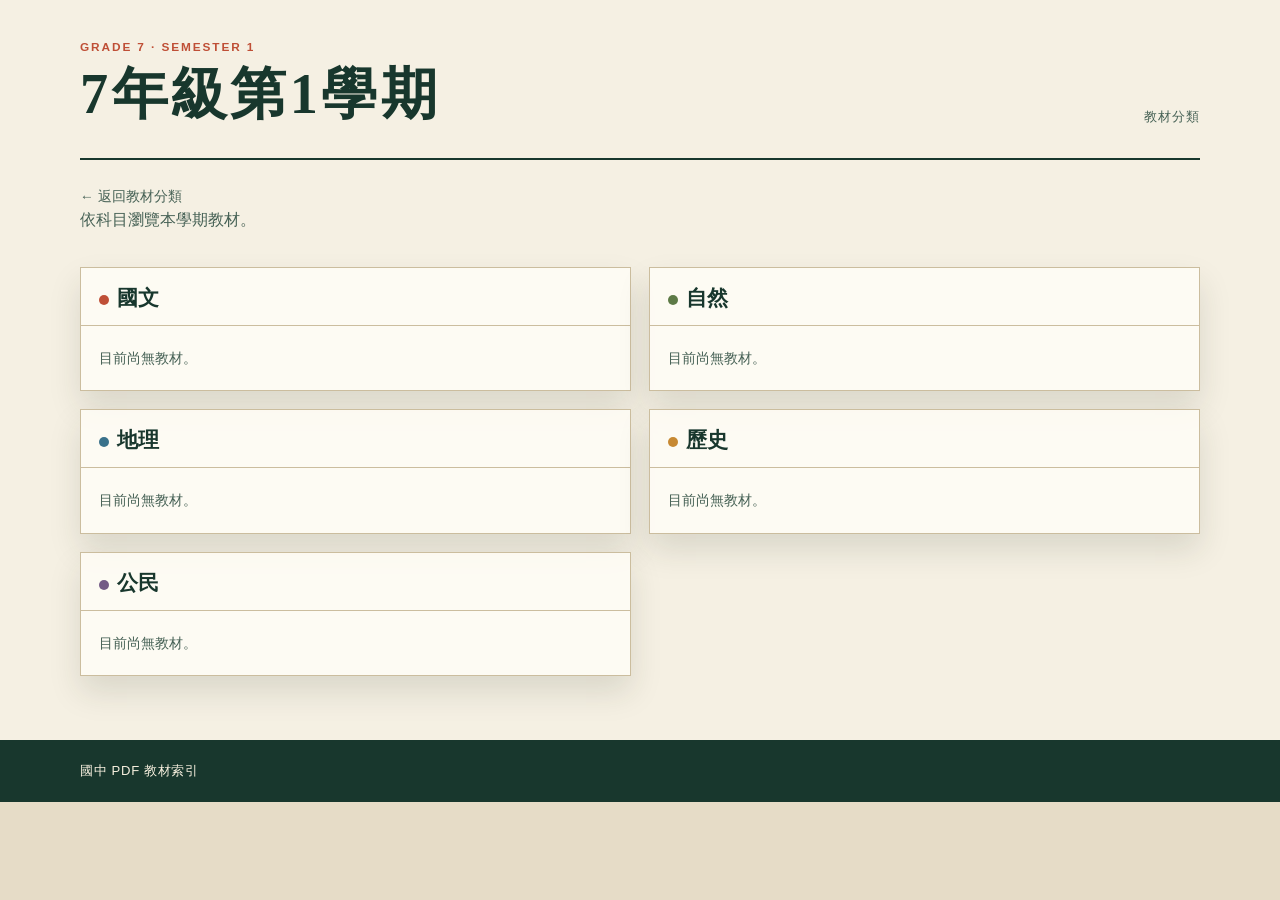
<file: grade7-sem1.html>
<!doctype html>
<html lang="zh-Hant"><head><meta charset="utf-8"><meta name="viewport" content="width=device-width, initial-scale=1"><title>7年級第1學期｜國中PDF教材</title><link rel="stylesheet" href="styles.css"></head><body><header class="site-header"><div><p class="eyebrow">GRADE 7 · SEMESTER 1</p><h1>7年級第1學期</h1></div><span class="header-mark">教材分類</span></header><main><a class="crumb" href="index.html">← 返回教材分類</a><p class="term-description">依科目瀏覽本學期教材。</p><section class="subject-grid"><article class="subject chinese"><div class="subject-head"><h2><span class="tag"></span>國文</h2></div><p class="empty">目前尚無教材。</p></article><article class="subject science"><div class="subject-head"><h2><span class="tag"></span>自然</h2></div><p class="empty">目前尚無教材。</p></article><article class="subject geography"><div class="subject-head"><h2><span class="tag"></span>地理</h2></div><p class="empty">目前尚無教材。</p></article><article class="subject history"><div class="subject-head"><h2><span class="tag"></span>歷史</h2></div><p class="empty">目前尚無教材。</p></article><article class="subject civics"><div class="subject-head"><h2><span class="tag"></span>公民</h2></div><p class="empty">目前尚無教材。</p></article></section></main><footer class="site-footer">國中 PDF 教材索引</footer></body></html>
</file>
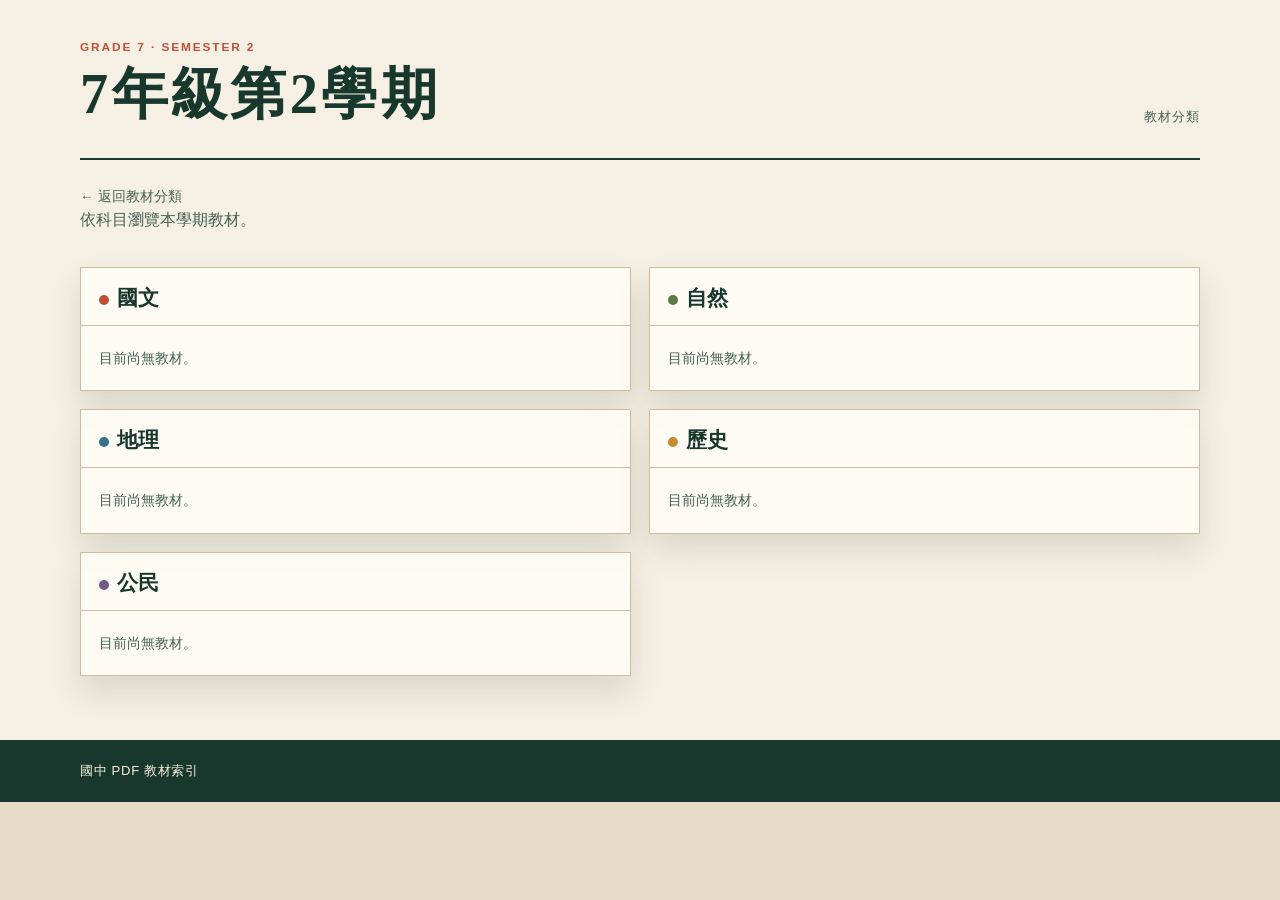
<file: grade7-sem2.html>
<!doctype html>
<html lang="zh-Hant"><head><meta charset="utf-8"><meta name="viewport" content="width=device-width, initial-scale=1"><title>7年級第2學期｜國中PDF教材</title><link rel="stylesheet" href="styles.css"></head><body><header class="site-header"><div><p class="eyebrow">GRADE 7 · SEMESTER 2</p><h1>7年級第2學期</h1></div><span class="header-mark">教材分類</span></header><main><a class="crumb" href="index.html">← 返回教材分類</a><p class="term-description">依科目瀏覽本學期教材。</p><section class="subject-grid"><article class="subject chinese"><div class="subject-head"><h2><span class="tag"></span>國文</h2></div><p class="empty">目前尚無教材。</p></article><article class="subject science"><div class="subject-head"><h2><span class="tag"></span>自然</h2></div><p class="empty">目前尚無教材。</p></article><article class="subject geography"><div class="subject-head"><h2><span class="tag"></span>地理</h2></div><p class="empty">目前尚無教材。</p></article><article class="subject history"><div class="subject-head"><h2><span class="tag"></span>歷史</h2></div><p class="empty">目前尚無教材。</p></article><article class="subject civics"><div class="subject-head"><h2><span class="tag"></span>公民</h2></div><p class="empty">目前尚無教材。</p></article></section></main><footer class="site-footer">國中 PDF 教材索引</footer></body></html>
</file>
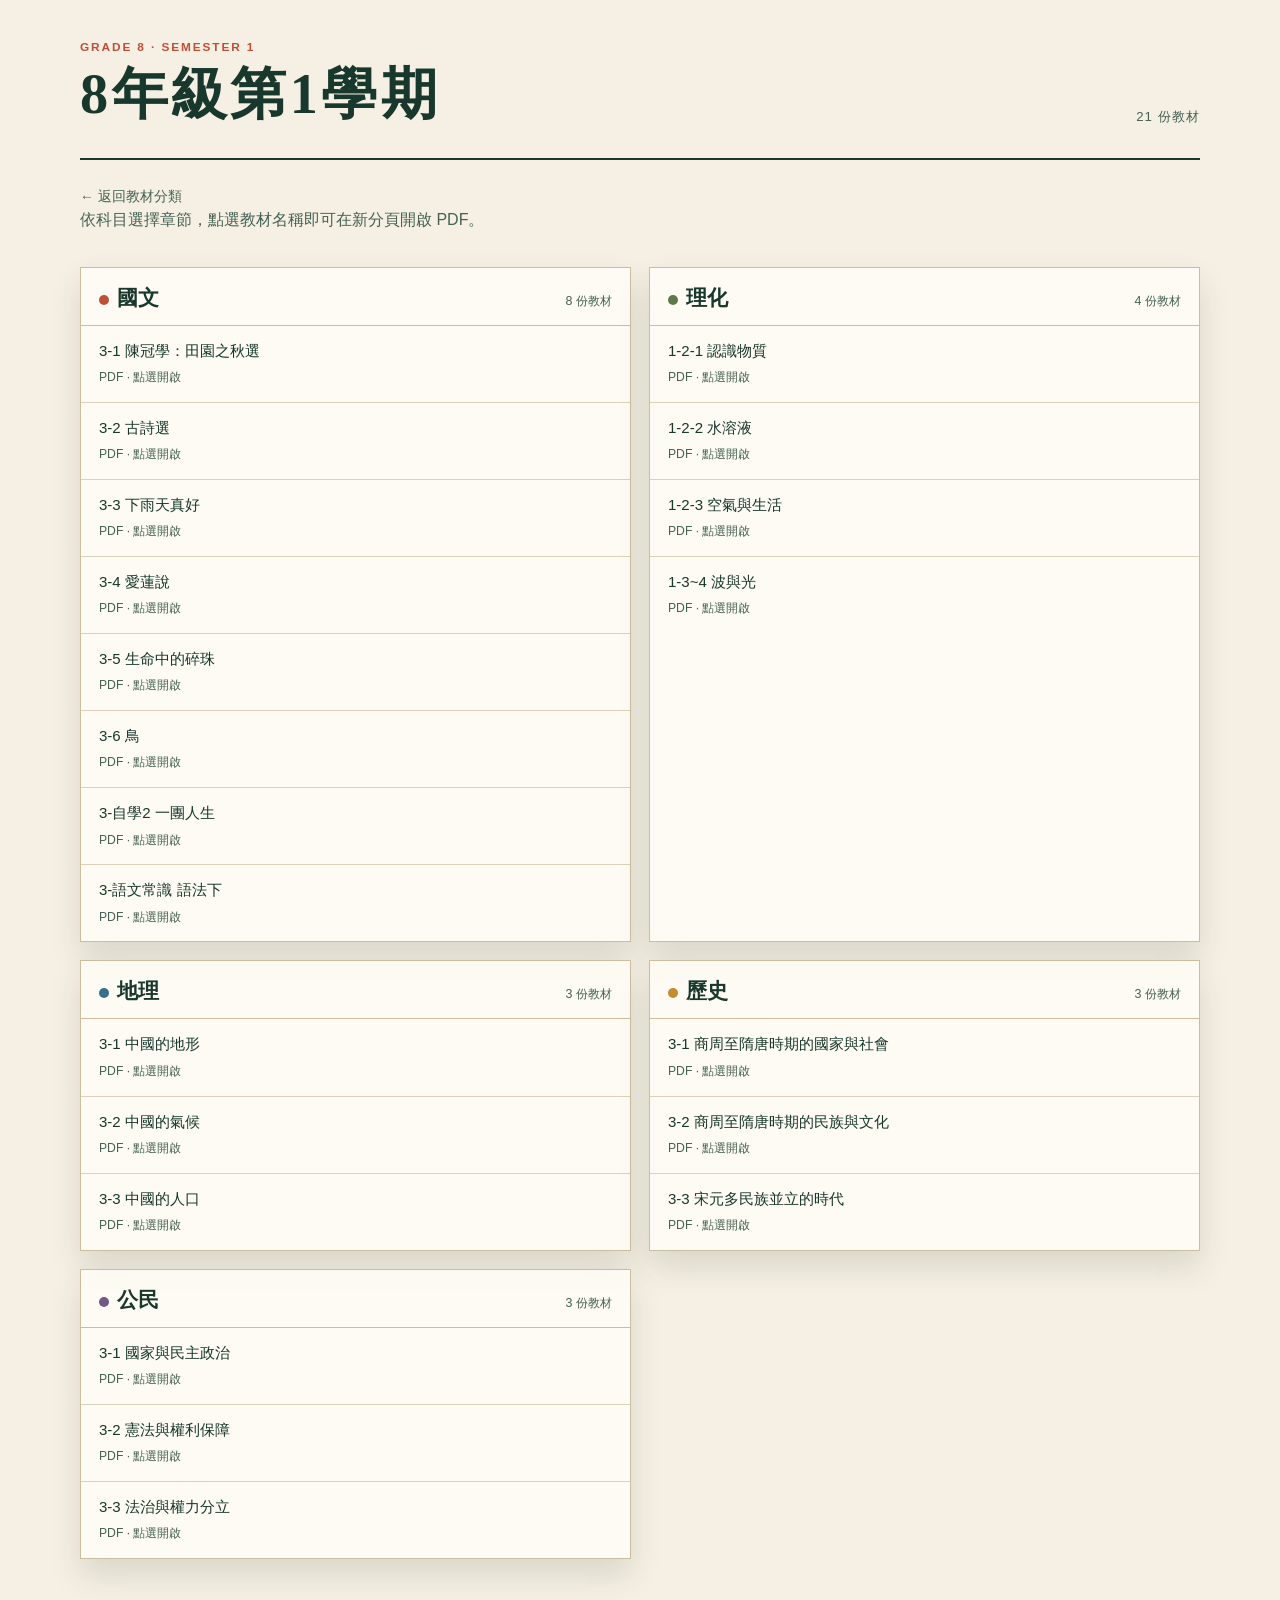
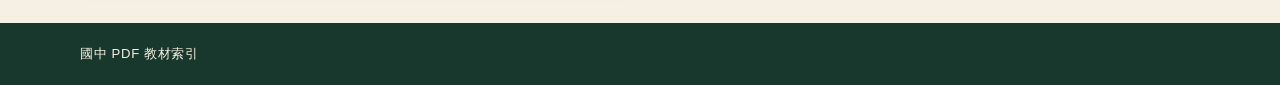
<file: grade8-sem1.html>
<!doctype html>
<html lang="zh-Hant"><head><meta charset="utf-8"><meta name="viewport" content="width=device-width, initial-scale=1"><title>8年級第1學期｜國中PDF教材</title><link rel="stylesheet" href="styles.css"></head>
<body><header class="site-header"><div><p class="eyebrow">GRADE 8 · SEMESTER 1</p><h1>8年級第1學期</h1></div><span class="header-mark">21 份教材</span></header><main><a class="crumb" href="index.html">← 返回教材分類</a><p class="term-description">依科目選擇章節，點選教材名稱即可在新分頁開啟 PDF。</p><section class="subject-grid">
<article class="subject chinese"><div class="subject-head"><h2><span class="tag"></span>國文</h2><span class="subject-count">8 份教材</span></div><ul class="document-list"><li><a href="8年級第1學期/國文3_1_陳冠學：田園之秋選.pdf" target="_blank"><span class="file-label">3-1 陳冠學：田園之秋選</span><span class="file-meta">PDF · 點選開啟</span></a></li><li><a href="8年級第1學期/國文3_2_古詩選.pdf" target="_blank"><span class="file-label">3-2 古詩選</span><span class="file-meta">PDF · 點選開啟</span></a></li><li><a href="8年級第1學期/國文3_3_下雨天真好.pdf" target="_blank"><span class="file-label">3-3 下雨天真好</span><span class="file-meta">PDF · 點選開啟</span></a></li><li><a href="8年級第1學期/國文3_4_愛蓮說.pdf" target="_blank"><span class="file-label">3-4 愛蓮說</span><span class="file-meta">PDF · 點選開啟</span></a></li><li><a href="8年級第1學期/國文3_5_生命中的碎珠.pdf" target="_blank"><span class="file-label">3-5 生命中的碎珠</span><span class="file-meta">PDF · 點選開啟</span></a></li><li><a href="8年級第1學期/國文3_6_鳥.pdf" target="_blank"><span class="file-label">3-6 鳥</span><span class="file-meta">PDF · 點選開啟</span></a></li><li><a href="8年級第1學期/國文3_自學2_一團人生.pdf" target="_blank"><span class="file-label">3-自學2 一團人生</span><span class="file-meta">PDF · 點選開啟</span></a></li><li><a href="8年級第1學期/國文3_語文常識_語法下.pdf" target="_blank"><span class="file-label">3-語文常識 語法下</span><span class="file-meta">PDF · 點選開啟</span></a></li></ul></article>
<article class="subject science"><div class="subject-head"><h2><span class="tag"></span>理化</h2><span class="subject-count">4 份教材</span></div><ul class="document-list"><li><a href="8年級第1學期/理化1_2-1_認識物質.pdf" target="_blank"><span class="file-label">1-2-1 認識物質</span><span class="file-meta">PDF · 點選開啟</span></a></li><li><a href="8年級第1學期/理化1_2-2_水溶液.pdf" target="_blank"><span class="file-label">1-2-2 水溶液</span><span class="file-meta">PDF · 點選開啟</span></a></li><li><a href="8年級第1學期/理化1_2-3_空氣與生活.pdf" target="_blank"><span class="file-label">1-2-3 空氣與生活</span><span class="file-meta">PDF · 點選開啟</span></a></li><li><a href="8年級第1學期/理化1_3~4波與光.pdf" target="_blank"><span class="file-label">1-3~4 波與光</span><span class="file-meta">PDF · 點選開啟</span></a></li></ul></article>
<article class="subject geography"><div class="subject-head"><h2><span class="tag"></span>地理</h2><span class="subject-count">3 份教材</span></div><ul class="document-list"><li><a href="8年級第1學期/地理3_1_中國的地形.pdf" target="_blank"><span class="file-label">3-1 中國的地形</span><span class="file-meta">PDF · 點選開啟</span></a></li><li><a href="8年級第1學期/地理3_2_中國的氣候.pdf" target="_blank"><span class="file-label">3-2 中國的氣候</span><span class="file-meta">PDF · 點選開啟</span></a></li><li><a href="8年級第1學期/地理3_3_中國的人口.pdf" target="_blank"><span class="file-label">3-3 中國的人口</span><span class="file-meta">PDF · 點選開啟</span></a></li></ul></article>
<article class="subject history"><div class="subject-head"><h2><span class="tag"></span>歷史</h2><span class="subject-count">3 份教材</span></div><ul class="document-list"><li><a href="8年級第1學期/歷史3_1_商周至隋唐時期的國家與社會.pdf" target="_blank"><span class="file-label">3-1 商周至隋唐時期的國家與社會</span><span class="file-meta">PDF · 點選開啟</span></a></li><li><a href="8年級第1學期/歷史3_2_商周至隋唐時期的民族與文化.pdf" target="_blank"><span class="file-label">3-2 商周至隋唐時期的民族與文化</span><span class="file-meta">PDF · 點選開啟</span></a></li><li><a href="8年級第1學期/歷史3_3_宋元多民族並立的時代.pdf" target="_blank"><span class="file-label">3-3 宋元多民族並立的時代</span><span class="file-meta">PDF · 點選開啟</span></a></li></ul></article>
<article class="subject civics"><div class="subject-head"><h2><span class="tag"></span>公民</h2><span class="subject-count">3 份教材</span></div><ul class="document-list"><li><a href="8年級第1學期/公民3_1_國家與民主政治.pdf" target="_blank"><span class="file-label">3-1 國家與民主政治</span><span class="file-meta">PDF · 點選開啟</span></a></li><li><a href="8年級第1學期/公民3_2_憲法與權利保障.pdf" target="_blank"><span class="file-label">3-2 憲法與權利保障</span><span class="file-meta">PDF · 點選開啟</span></a></li><li><a href="8年級第1學期/公民3_3_法治與權力分立.pdf" target="_blank"><span class="file-label">3-3 法治與權力分立</span><span class="file-meta">PDF · 點選開啟</span></a></li></ul></article>
</section></main><footer class="site-footer">國中 PDF 教材索引</footer></body></html>
</file>
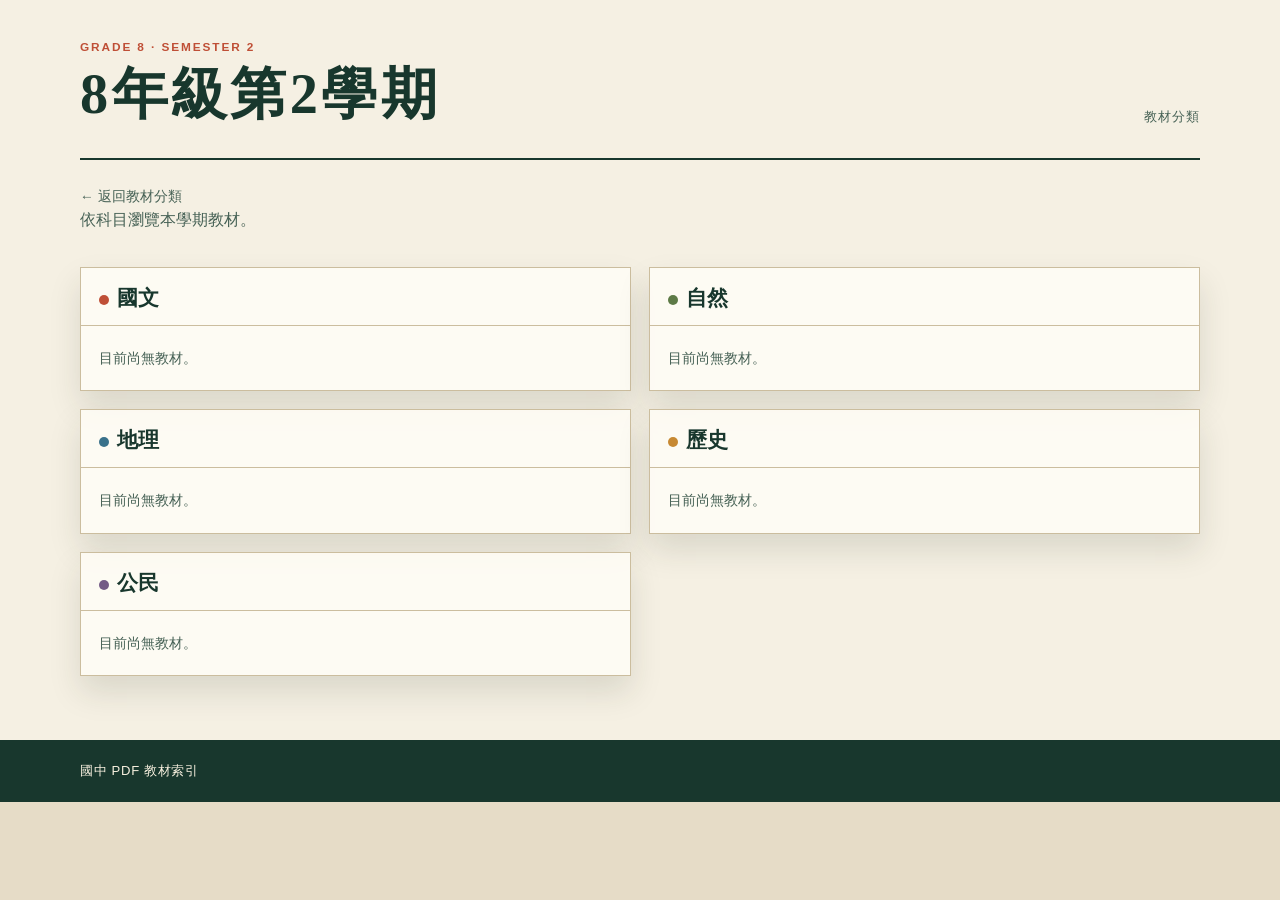
<file: grade8-sem2.html>
<!doctype html>
<html lang="zh-Hant"><head><meta charset="utf-8"><meta name="viewport" content="width=device-width, initial-scale=1"><title>8年級第2學期｜國中PDF教材</title><link rel="stylesheet" href="styles.css"></head><body><header class="site-header"><div><p class="eyebrow">GRADE 8 · SEMESTER 2</p><h1>8年級第2學期</h1></div><span class="header-mark">教材分類</span></header><main><a class="crumb" href="index.html">← 返回教材分類</a><p class="term-description">依科目瀏覽本學期教材。</p><section class="subject-grid"><article class="subject chinese"><div class="subject-head"><h2><span class="tag"></span>國文</h2></div><p class="empty">目前尚無教材。</p></article><article class="subject science"><div class="subject-head"><h2><span class="tag"></span>自然</h2></div><p class="empty">目前尚無教材。</p></article><article class="subject geography"><div class="subject-head"><h2><span class="tag"></span>地理</h2></div><p class="empty">目前尚無教材。</p></article><article class="subject history"><div class="subject-head"><h2><span class="tag"></span>歷史</h2></div><p class="empty">目前尚無教材。</p></article><article class="subject civics"><div class="subject-head"><h2><span class="tag"></span>公民</h2></div><p class="empty">目前尚無教材。</p></article></section></main><footer class="site-footer">國中 PDF 教材索引</footer></body></html>
</file>
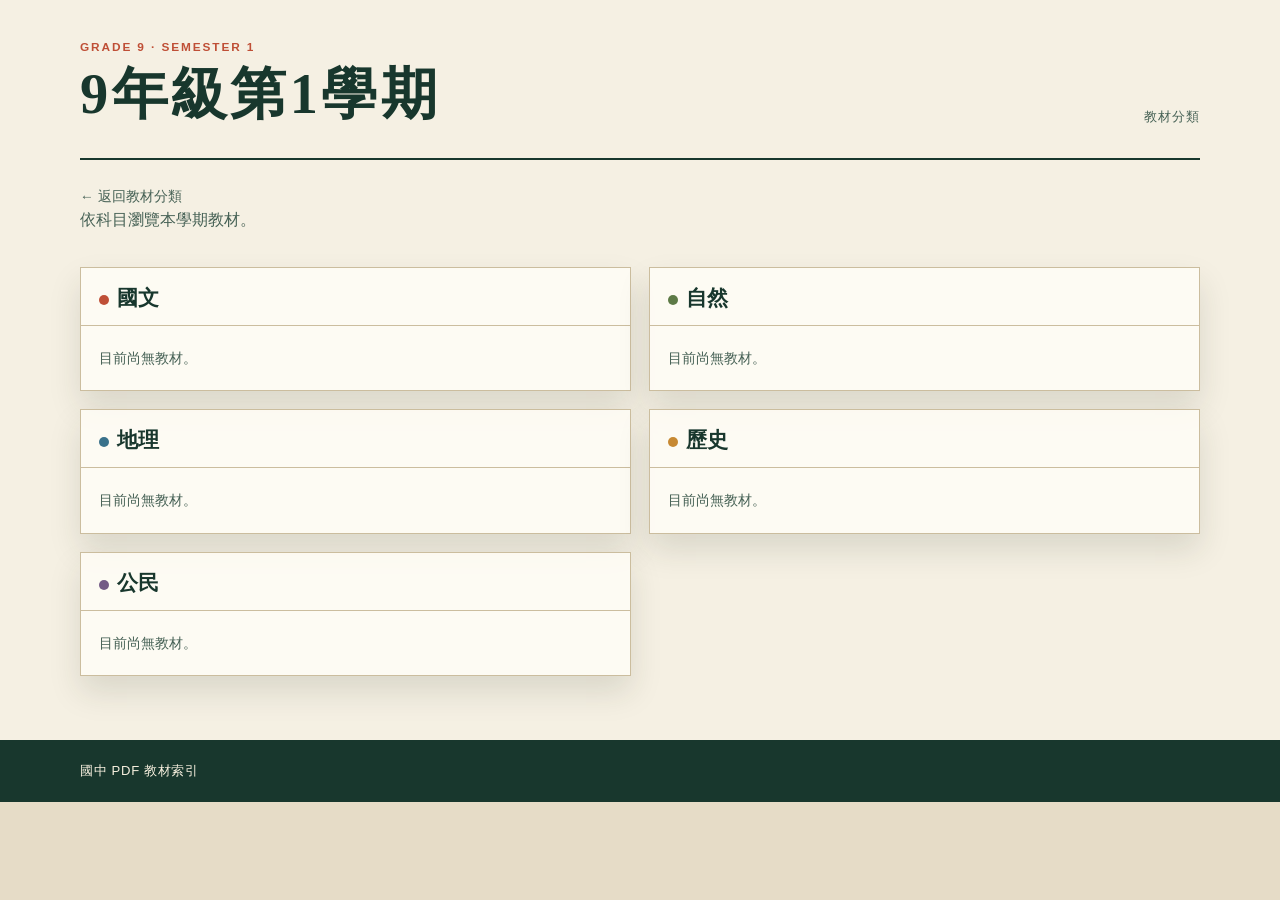
<file: grade9-sem1.html>
<!doctype html>
<html lang="zh-Hant"><head><meta charset="utf-8"><meta name="viewport" content="width=device-width, initial-scale=1"><title>9年級第1學期｜國中PDF教材</title><link rel="stylesheet" href="styles.css"></head><body><header class="site-header"><div><p class="eyebrow">GRADE 9 · SEMESTER 1</p><h1>9年級第1學期</h1></div><span class="header-mark">教材分類</span></header><main><a class="crumb" href="index.html">← 返回教材分類</a><p class="term-description">依科目瀏覽本學期教材。</p><section class="subject-grid"><article class="subject chinese"><div class="subject-head"><h2><span class="tag"></span>國文</h2></div><p class="empty">目前尚無教材。</p></article><article class="subject science"><div class="subject-head"><h2><span class="tag"></span>自然</h2></div><p class="empty">目前尚無教材。</p></article><article class="subject geography"><div class="subject-head"><h2><span class="tag"></span>地理</h2></div><p class="empty">目前尚無教材。</p></article><article class="subject history"><div class="subject-head"><h2><span class="tag"></span>歷史</h2></div><p class="empty">目前尚無教材。</p></article><article class="subject civics"><div class="subject-head"><h2><span class="tag"></span>公民</h2></div><p class="empty">目前尚無教材。</p></article></section></main><footer class="site-footer">國中 PDF 教材索引</footer></body></html>
</file>
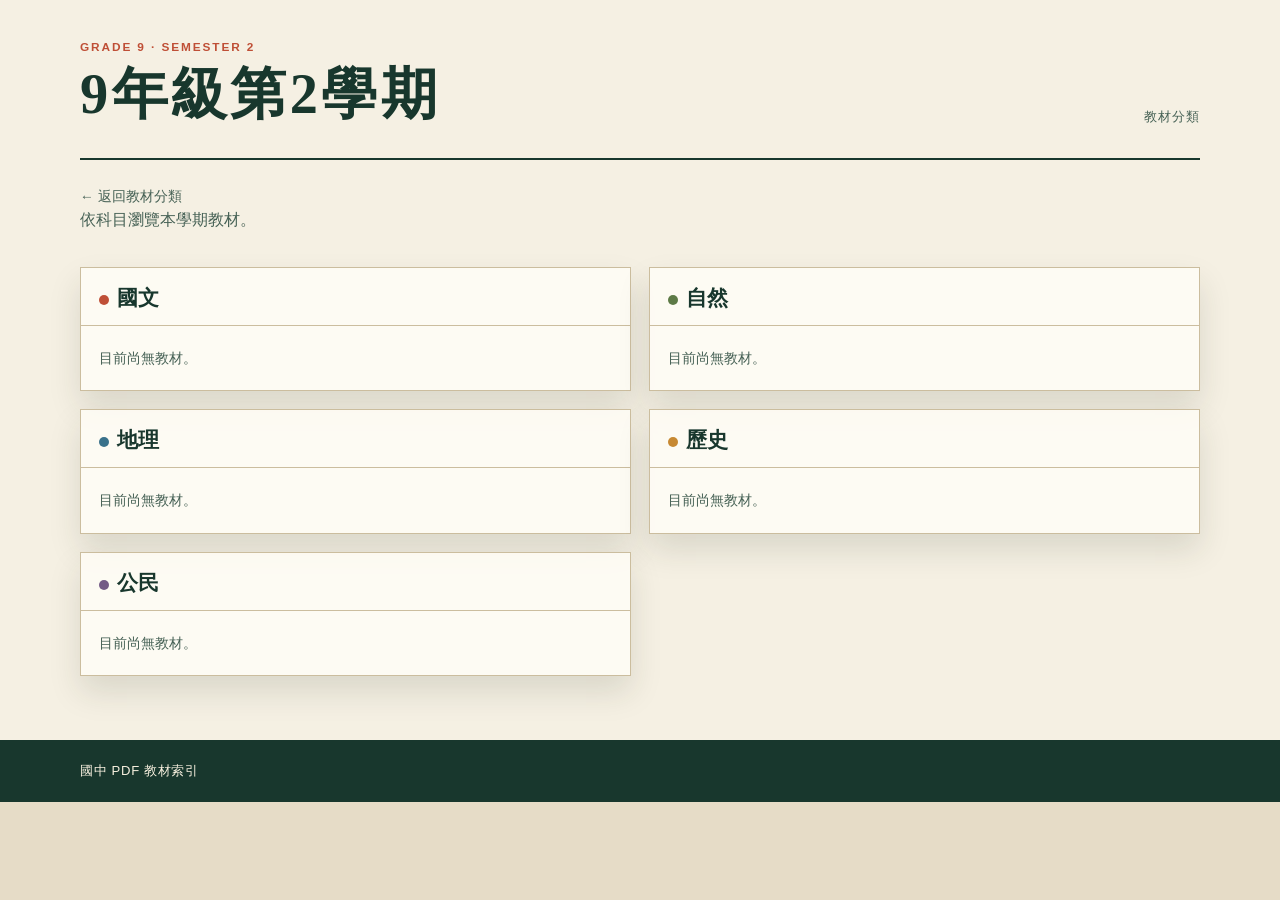
<file: grade9-sem2.html>
<!doctype html>
<html lang="zh-Hant"><head><meta charset="utf-8"><meta name="viewport" content="width=device-width, initial-scale=1"><title>9年級第2學期｜國中PDF教材</title><link rel="stylesheet" href="styles.css"></head><body><header class="site-header"><div><p class="eyebrow">GRADE 9 · SEMESTER 2</p><h1>9年級第2學期</h1></div><span class="header-mark">教材分類</span></header><main><a class="crumb" href="index.html">← 返回教材分類</a><p class="term-description">依科目瀏覽本學期教材。</p><section class="subject-grid"><article class="subject chinese"><div class="subject-head"><h2><span class="tag"></span>國文</h2></div><p class="empty">目前尚無教材。</p></article><article class="subject science"><div class="subject-head"><h2><span class="tag"></span>自然</h2></div><p class="empty">目前尚無教材。</p></article><article class="subject geography"><div class="subject-head"><h2><span class="tag"></span>地理</h2></div><p class="empty">目前尚無教材。</p></article><article class="subject history"><div class="subject-head"><h2><span class="tag"></span>歷史</h2></div><p class="empty">目前尚無教材。</p></article><article class="subject civics"><div class="subject-head"><h2><span class="tag"></span>公民</h2></div><p class="empty">目前尚無教材。</p></article></section></main><footer class="site-footer">國中 PDF 教材索引</footer></body></html>
</file>
<file: styles.css>
:root {
  --ink: #18372d;
  --ink-soft: #466155;
  --paper: #f5f0e3;
  --paper-deep: #e6dcc7;
  --line: #cbbd9e;
  --vermilion: #bf4f36;
  --gold: #c78932;
  --sky: #39718a;
  --leaf: #5d7a46;
  --violet: #735a85;
  --shadow: 0 16px 30px rgba(36, 47, 33, .13);
}

* { box-sizing: border-box; }

html { background: var(--paper-deep); }

body {
  margin: 0;
  color: var(--ink);
  font-family: "Noto Sans TC", "Microsoft JhengHei", sans-serif;
  background-color: var(--paper);
  background-image: radial-gradient(rgba(66, 77, 50, .08) .7px, transparent .7px);
  background-size: 6px 6px;
}

a { color: inherit; }

.site-header {
  width: min(1120px, calc(100% - 40px));
  margin: 0 auto;
  padding: 42px 0 32px;
  display: flex;
  align-items: flex-end;
  justify-content: space-between;
  gap: 24px;
  border-bottom: 2px solid var(--ink);
}

.eyebrow {
  margin: 0 0 10px;
  color: var(--vermilion);
  font: 700 .74rem/1 "Noto Sans TC", "Microsoft JhengHei", sans-serif;
  letter-spacing: .16em;
}

h1, h2, h3, p { margin-top: 0; }

h1 {
  margin-bottom: 0;
  font-family: "Noto Serif TC", "PMingLiU", serif;
  font-size: clamp(2rem, 4.4vw, 3.8rem);
  line-height: 1.1;
  letter-spacing: .06em;
}

.header-mark {
  color: var(--ink-soft);
  font-size: .83rem;
  letter-spacing: .08em;
  white-space: nowrap;
}

main { width: min(1120px, calc(100% - 40px)); margin: 0 auto; }

.intro {
  max-width: 650px;
  margin: 42px 0 30px;
  color: var(--ink-soft);
  font-size: 1.05rem;
  line-height: 1.9;
}

.section-label {
  display: flex;
  align-items: center;
  gap: 12px;
  margin: 0 0 18px;
  font-size: .82rem;
  letter-spacing: .12em;
}

.section-label::after { content: ""; height: 1px; flex: 1; background: var(--line); }

.term-grid { display: grid; grid-template-columns: repeat(4, 1fr); gap: 14px; padding-bottom: 68px; }

.term-card {
  min-height: 194px;
  display: flex;
  flex-direction: column;
  justify-content: space-between;
  padding: 20px;
  text-decoration: none;
  background: rgba(255, 253, 246, .88);
  border: 1px solid var(--line);
  box-shadow: 4px 5px 0 var(--paper-deep);
  transition: transform .22s ease, box-shadow .22s ease, background-color .22s ease;
}

.term-card:hover, .term-card:focus-visible {
  background: #fffdf7;
  transform: translate(-3px, -4px) rotate(-.35deg);
  box-shadow: 9px 11px 0 var(--ink);
  outline: 3px solid var(--gold);
  outline-offset: 2px;
}

.term-card:nth-child(even) { transform: rotate(.45deg); }
.term-card:nth-child(even):hover, .term-card:nth-child(even):focus-visible { transform: translate(-3px, -4px) rotate(.1deg); }

.card-number { color: var(--vermilion); font: 700 .8rem/1 Georgia, serif; letter-spacing: .09em; }
.term-card h2 { margin: 34px 0 8px; font-family: "Noto Serif TC", "PMingLiU", serif; font-size: 1.35rem; line-height: 1.35; }
.card-note { margin: 0; color: var(--ink-soft); font-size: .84rem; }
.arrow { align-self: flex-end; color: var(--vermilion); font-size: 1.5rem; }

.crumb { display: inline-flex; align-items: center; gap: 8px; margin: 28px 0 0; color: var(--ink-soft); font-size: .86rem; text-decoration: none; }
.crumb:hover { color: var(--vermilion); }

.term-title { margin: 24px 0 12px; }
.term-description { margin-bottom: 32px; color: var(--ink-soft); line-height: 1.8; }

.subject-grid { display: grid; grid-template-columns: repeat(2, minmax(0, 1fr)); gap: 18px; padding-bottom: 64px; }
.subject { background: rgba(255, 253, 246, .86); border: 1px solid var(--line); box-shadow: var(--shadow); overflow: hidden; }
.subject-head { display: flex; align-items: baseline; justify-content: space-between; gap: 10px; padding: 16px 18px 13px; border-bottom: 1px solid var(--line); }
.subject h2 { margin: 0; font-family: "Noto Serif TC", "PMingLiU", serif; font-size: 1.3rem; }
.subject-count { color: var(--ink-soft); font-size: .78rem; }
.tag { display: inline-block; width: 10px; height: 10px; margin-right: 8px; border-radius: 50%; }
.chinese .tag { background: var(--vermilion); }.science .tag { background: var(--leaf); }.math .tag { background: var(--ink); }.physics .tag { background: var(--sky); }.chemistry .tag { background: var(--gold); }.biology .tag { background: var(--leaf); }.earth-science .tag { background: var(--violet); }.geography .tag { background: var(--sky); }.history .tag { background: var(--gold); }.civics .tag { background: var(--violet); }

.document-list { margin: 0; padding: 0; list-style: none; }
.document-list a { display: block; padding: 13px 18px; text-decoration: none; line-height: 1.55; border-bottom: 1px solid rgba(203, 189, 158, .65); transition: background-color .18s ease, padding-left .18s ease; }
.document-list li:last-child a { border-bottom: 0; }
.document-list a:hover, .document-list a:focus-visible { padding-left: 24px; color: var(--vermilion); background: #fff8e8; outline: none; }
.file-label { display: block; margin-bottom: 2px; color: var(--ink); font-size: .94rem; }.file-meta { color: var(--ink-soft); font-size: .76rem; }

.empty { margin: 0; padding: 20px 18px; color: var(--ink-soft); font-size: .9rem; line-height: 1.7; }
.site-footer { padding: 22px max(20px, calc((100% - 1120px) / 2)); color: #f7f0df; font-size: .82rem; letter-spacing: .05em; background: var(--ink); }

@media (max-width: 820px) { .term-grid { grid-template-columns: repeat(2, 1fr); }.subject-grid { grid-template-columns: 1fr; } }
@media (max-width: 540px) { .site-header { padding-top: 28px; align-items: flex-start; flex-direction: column; }.term-grid { grid-template-columns: 1fr; }.term-card { min-height: 154px; }.term-card h2 { margin-top: 18px; } }
</file>
